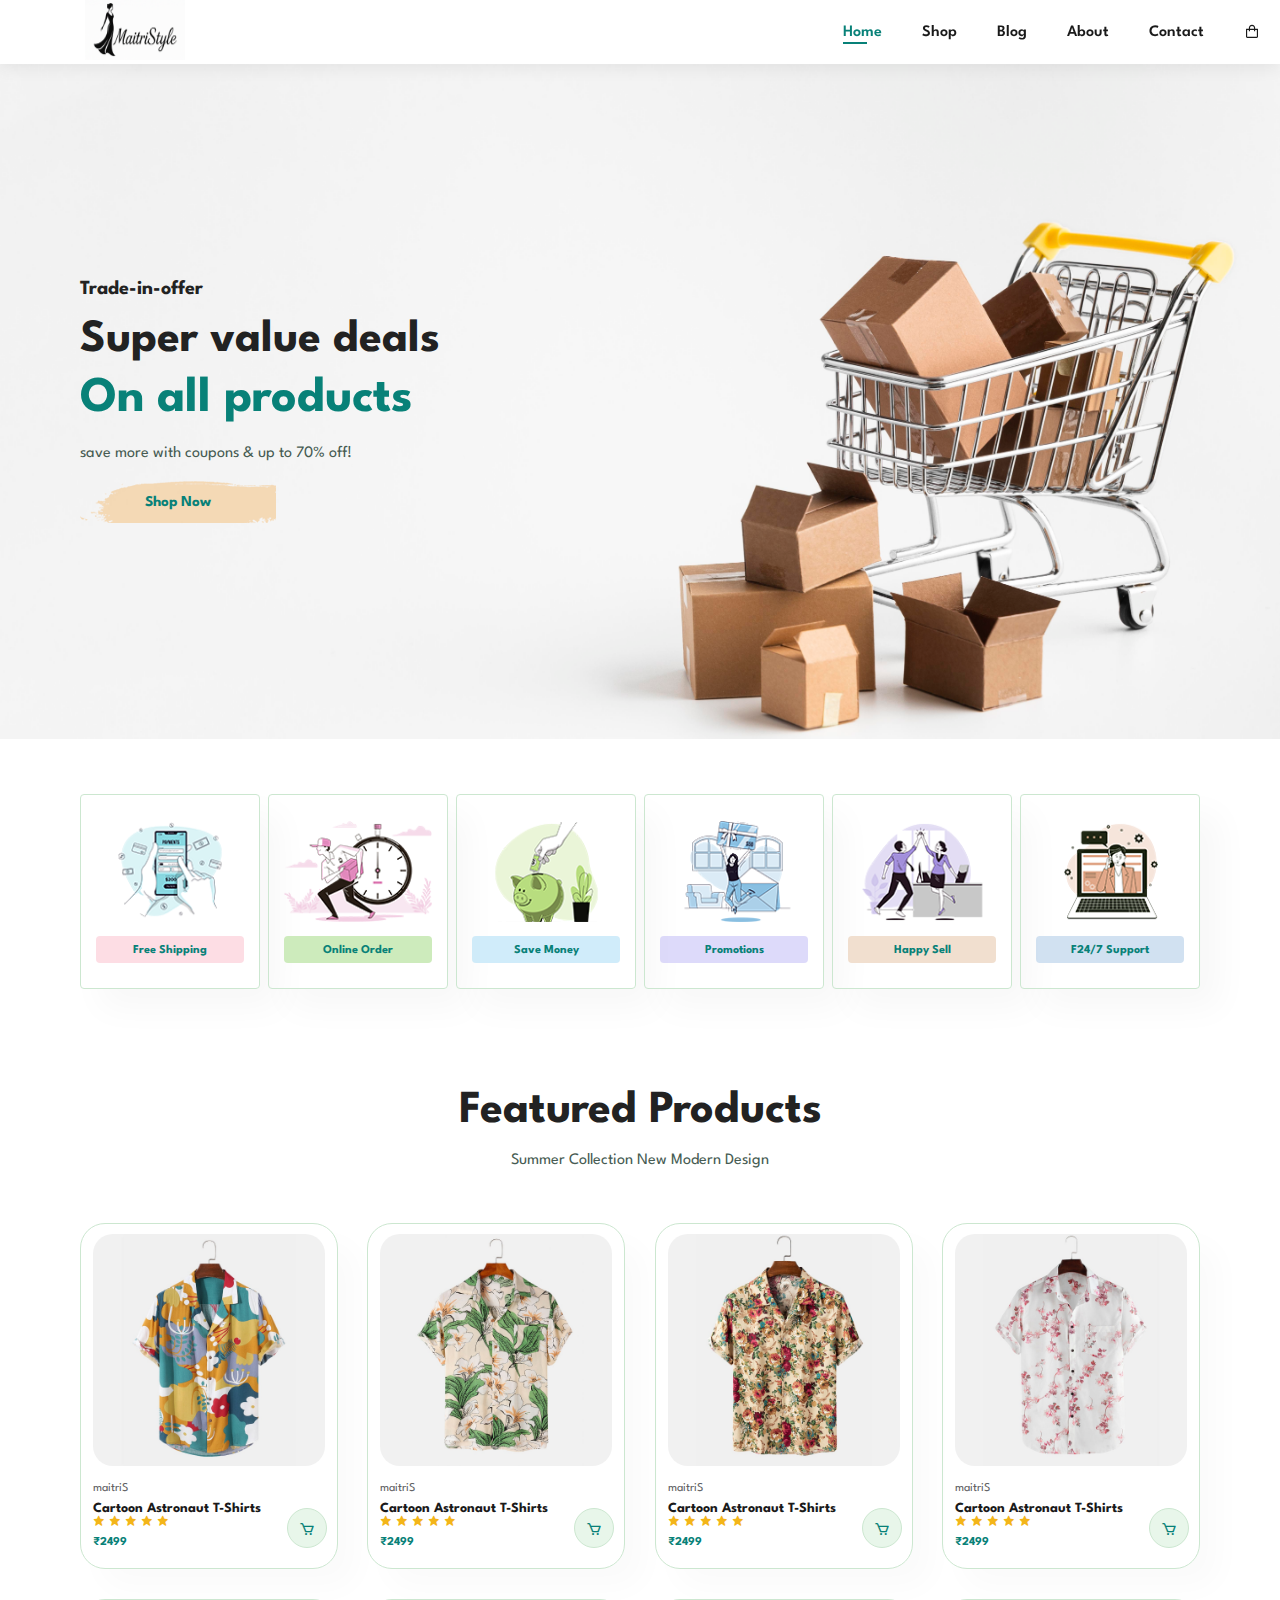
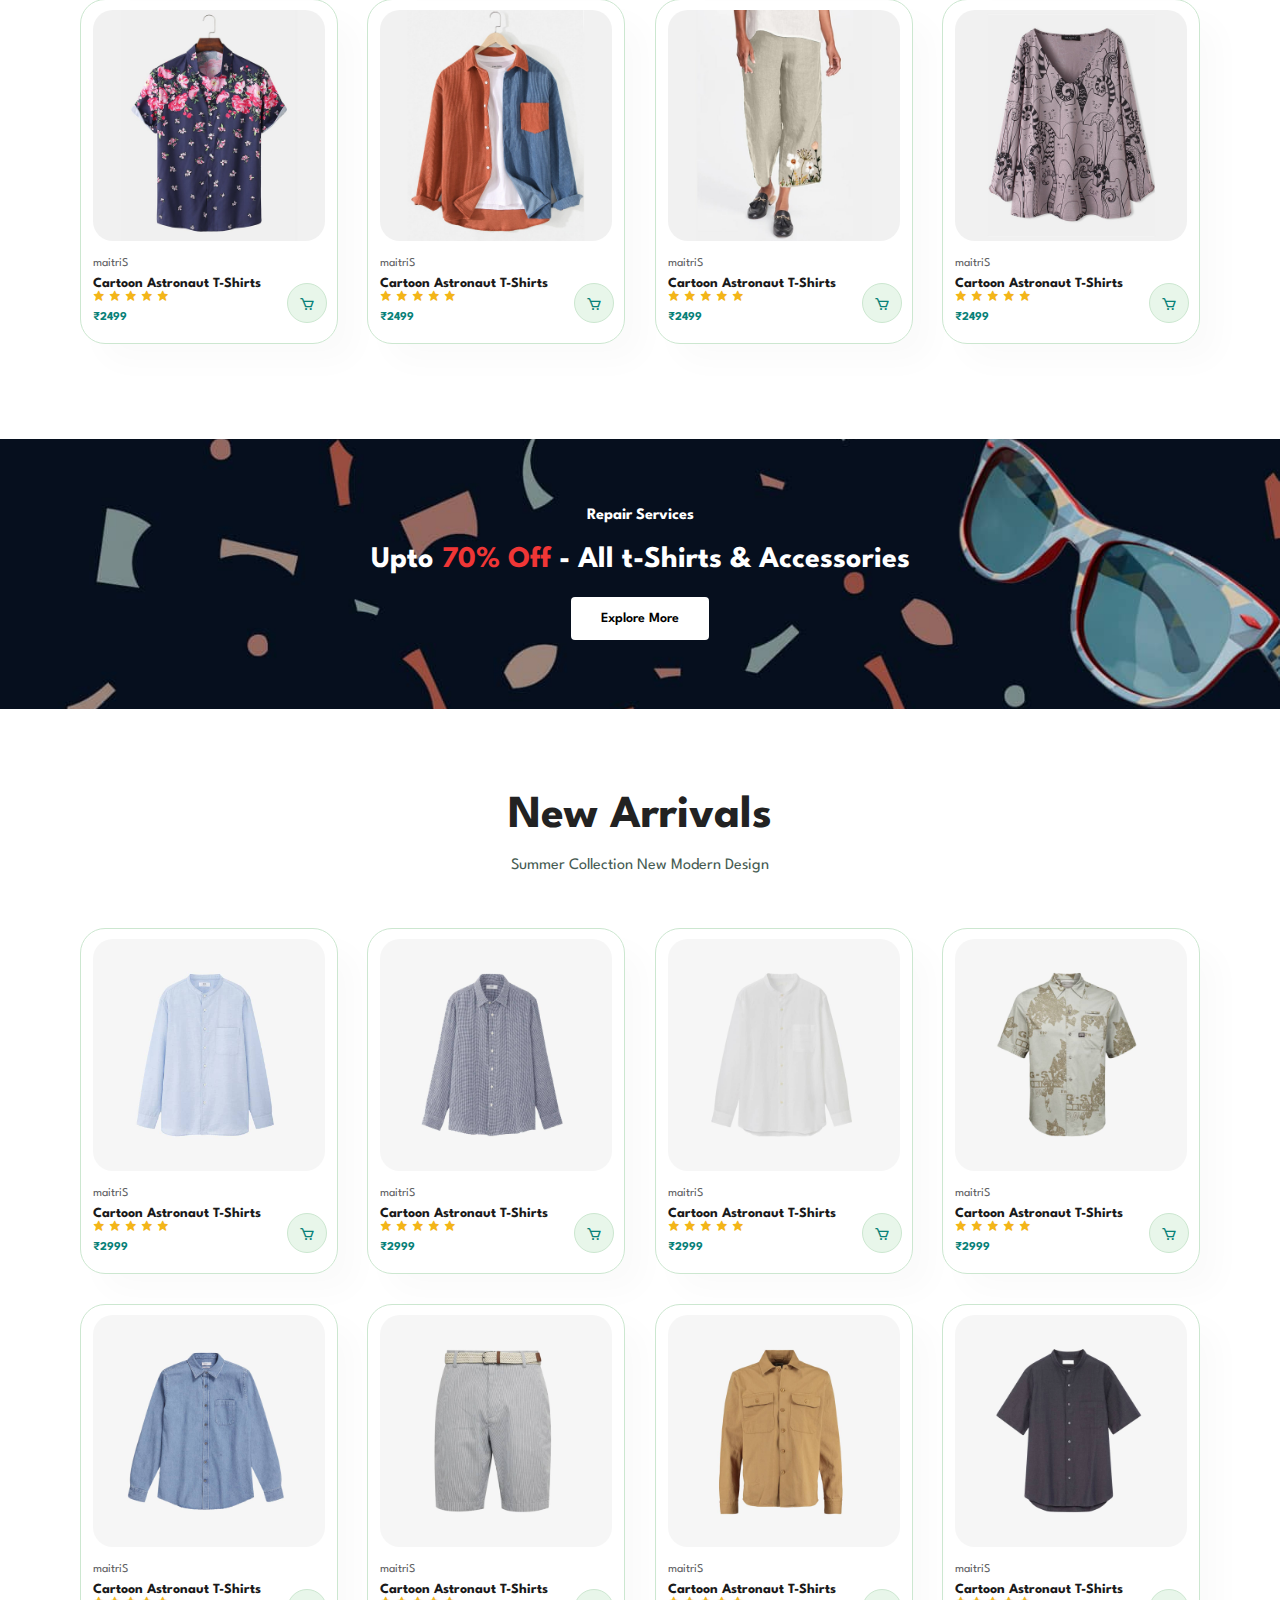
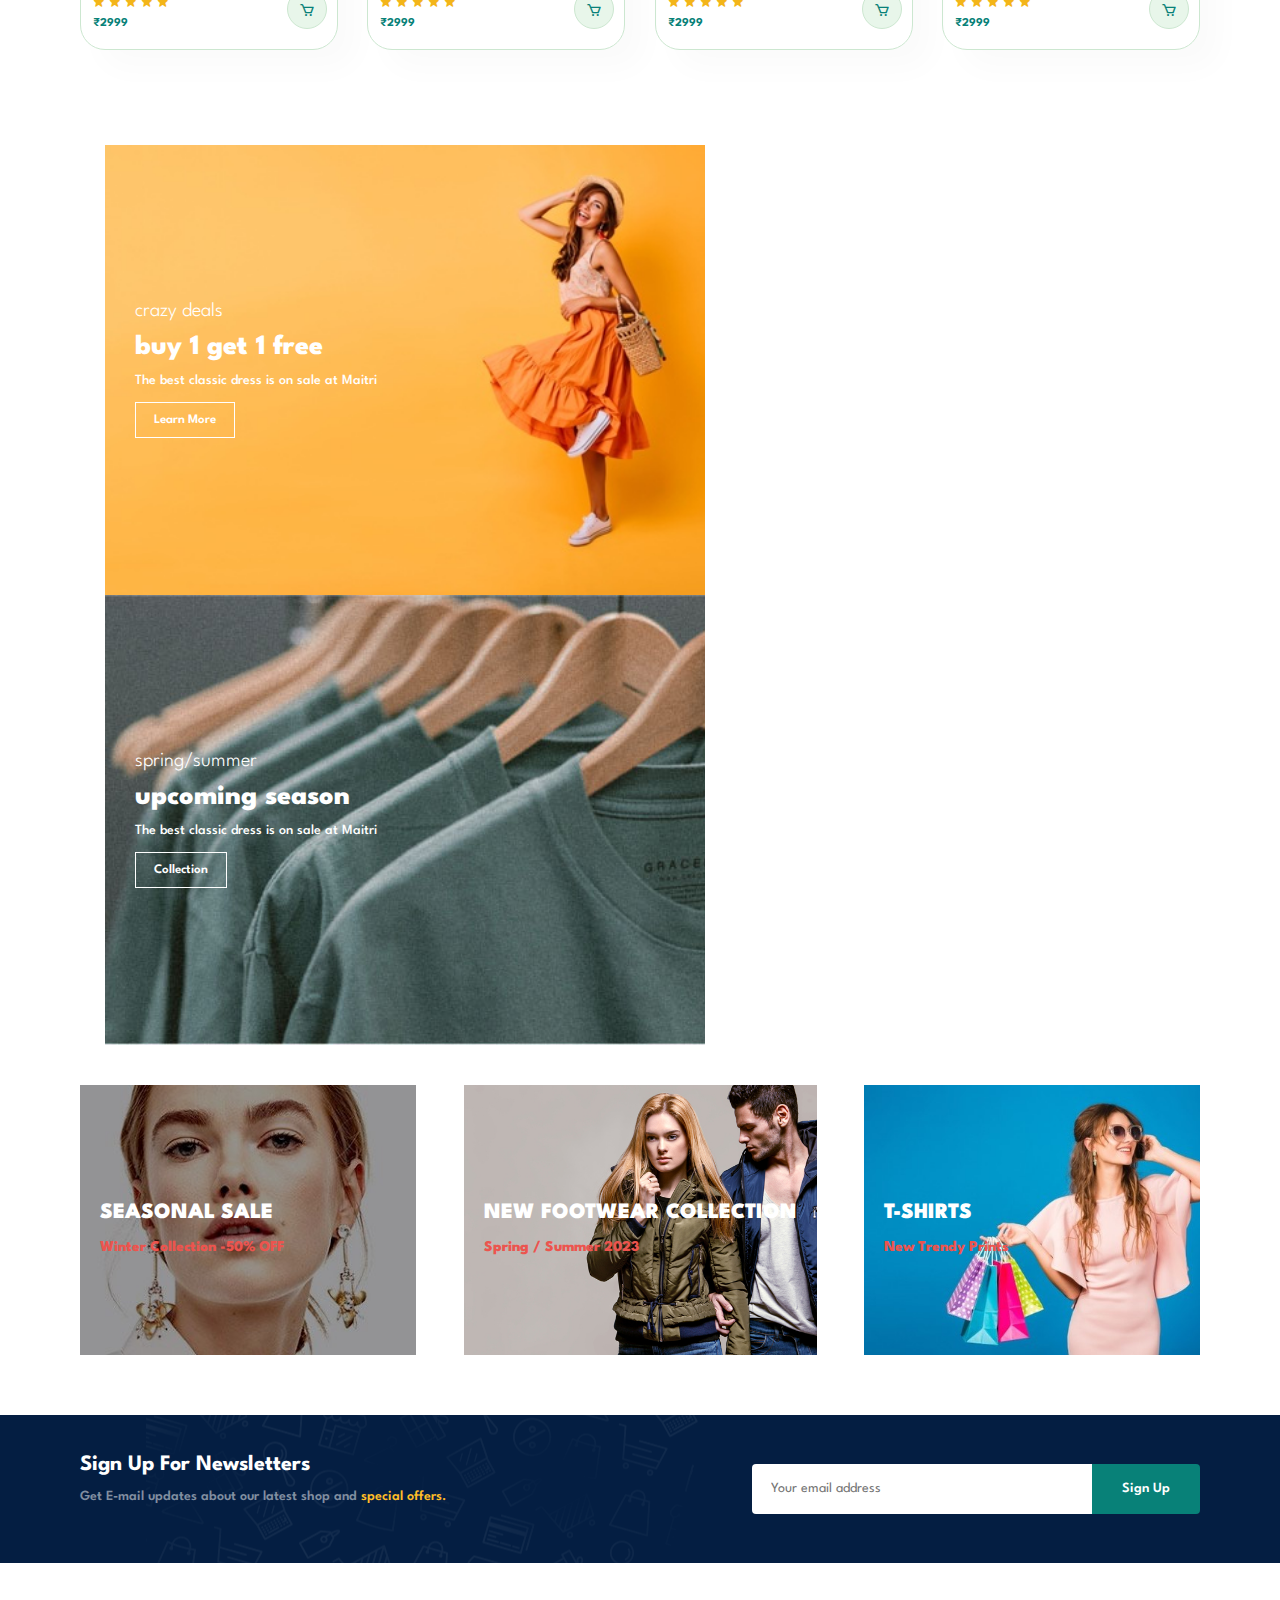
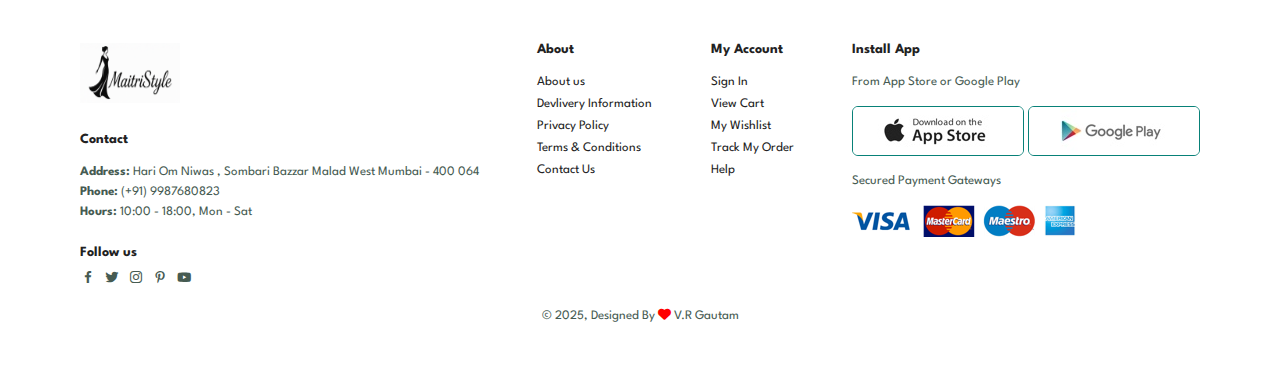
<file: index.html>
<!DOCTYPE html>
<html lang="en">
   
    <head>
        <meta charset="UTF-8">
        <meta http-equiv="X-UA-Compatible" content="IE=edge">
        <meta name="viewport" content="width=device-width, initial-scale=1.0">
        <title>Maitri </title>
        <link rel="image" type="image/x-icon" href="./img/icon1.png">
        <link rel="stylesheet" href="https://cdn.jsdelivr.net/npm/boxicons@latest/css/boxicons.min.css">
        <link rel="stylesheet" href="https://cdnjs.cloudflare.com/ajax/libs/font-awesome/6.5.0/css/all.min.css">
        <link rel="stylesheet" href="style.css">
    </head>

    <body>
        <section id="header">
            <a href="#"><img src="img/logo.png" class="logo" alt=""></a>

            <div>
                <ul id="navbar">
                    <li><a class="active" href="index.html">Home</a></li>
                    <li><a href="shop.html">Shop</a></li>
                    <li><a href="blog.html">Blog</a></li>
                    <li><a href="about.html">About</a></li>
                    <li><a href="contact.html">Contact</a></li>
                    <li id="lg-bag"><a href="cart.html"><i class='bx bx-shopping-bag' ></i></a></li>
                    <a href="#" id="close"><i class='bx bx-x'></i></a>
                </ul>
            </div>
            <div id="mobile">
                <a href="cart.html"><i class='bx bx-shopping-bag' ></i></a>
                <i id="bar" class='bx bx-menu'></i>
            </div>
        </section>

        <section id="main">
            <h4>Trade-in-offer</h4>
            <h2>Super value deals</h2>
            <h1>On all products</h1>
            <p>save more with coupons & up to 70% off!</p>
            <button class="btn">Shop Now</button>
        </section> 

        <section id="feature" class="section-p1">
            <div class="fe-box">
                <img src="img/features/f1.png" alt="">
                <h6>Free Shipping</h6>
            </div>
            <div class="fe-box">
                <img src="img/features/f2.png" alt="">
                <h6>Online Order</h6>
            </div>
            <div class="fe-box">
                <img src="img/features/f3.png" alt="">
                <h6>Save Money</h6>
            </div>
            <div class="fe-box">
                <img src="img/features/f4.png" alt="">
                <h6>Promotions</h6>
            </div>
            <div class="fe-box">
                <img src="img/features/f5.png" alt="">
                <h6>Happy Sell</h6>
            </div>
            <div class="fe-box">
                <img src="img/features/f6.png" alt="">
                <h6>F24/7 Support</h6>
            </div>
        </section>

        <section id="product1" class="section-p1">
            <h2>Featured Products</h2>
            <p>Summer Collection New Modern Design</p>
            <div class="pro-container">
                <div class="pro">
                    <img class="shirt" src="img/products/f1.jpg" alt="">
                    <div class="des">
                        <span>maitriS</span>
                        <h5>Cartoon Astronaut T-Shirts</h5>
                        <div class="star">
                            <i class='bx bxs-star' ></i>
                            <i class='bx bxs-star' ></i>
                            <i class='bx bxs-star' ></i>
                            <i class='bx bxs-star' ></i>
                            <i class='bx bxs-star' ></i>
                        </div>
                        <h4>₹2499</h4>
                    </div>
                    <a href="#"><i class='bx bx-cart cart' ></i></a>
                </div>
                <div class="pro">
                    <img class="shirt" src="img/products/f2.jpg" alt="">
                    <div class="des">
                        <span>maitriS</span>
                        <h5>Cartoon Astronaut T-Shirts</h5>
                        <div class="star">
                            <i class='bx bxs-star' ></i>
                            <i class='bx bxs-star' ></i>
                            <i class='bx bxs-star' ></i>
                            <i class='bx bxs-star' ></i>
                            <i class='bx bxs-star' ></i>
                        </div>
                        <h4>₹2499</h4>
                    </div>
                    <a href="#"><i class='bx bx-cart cart' ></i></a>
                </div>
                <div class="pro">
                    <img class="shirt" src="img/products/f3.jpg" alt="">
                    <div class="des">
                        <span>maitriS</span>
                        <h5>Cartoon Astronaut T-Shirts</h5>
                        <div class="star">
                            <i class='bx bxs-star' ></i>
                            <i class='bx bxs-star' ></i>
                            <i class='bx bxs-star' ></i>
                            <i class='bx bxs-star' ></i>
                            <i class='bx bxs-star' ></i>
                        </div>
                        <h4>₹2499</h4>
                    </div>
                    <a href="#"><i class='bx bx-cart cart' ></i></a>
                </div>
                <div class="pro">
                    <img class="shirt" src="img/products/f4.jpg" alt="">
                    <div class="des">
                        <span>maitriS</span>
                        <h5>Cartoon Astronaut T-Shirts</h5>
                        <div class="star">
                            <i class='bx bxs-star' ></i>
                            <i class='bx bxs-star' ></i>
                            <i class='bx bxs-star' ></i>
                            <i class='bx bxs-star' ></i>
                            <i class='bx bxs-star' ></i>
                        </div>
                        <h4>₹2499</h4>
                    </div>
                    <a href="#"><i class='bx bx-cart cart' ></i></a>
                </div>
                <div class="pro">
                    <img class="shirt" src="img/products/f5.jpg" alt="">
                    <div class="des">
                        <span>maitriS</span>
                        <h5>Cartoon Astronaut T-Shirts</h5>
                        <div class="star">
                            <i class='bx bxs-star' ></i>
                            <i class='bx bxs-star' ></i>
                            <i class='bx bxs-star' ></i>
                            <i class='bx bxs-star' ></i>
                            <i class='bx bxs-star' ></i>
                        </div>
                        <h4>₹2499</h4>
                    </div>
                    <a href="#"><i class='bx bx-cart cart' ></i></a>
                </div>
                <div class="pro">
                    <img class="shirt" src="img/products/f6.jpg" alt="">
                    <div class="des">
                        <span>maitriS</span>
                        <h5>Cartoon Astronaut T-Shirts</h5>
                        <div class="star">
                            <i class='bx bxs-star' ></i>
                            <i class='bx bxs-star' ></i>
                            <i class='bx bxs-star' ></i>
                            <i class='bx bxs-star' ></i>
                            <i class='bx bxs-star' ></i>
                        </div>
                        <h4>₹2499</h4>
                    </div>
                    <a href="#"><i class='bx bx-cart cart' ></i></a>
                </div>
                <div class="pro">
                    <img class="shirt" src="img/products/f7.jpg" alt="">
                    <div class="des">
                        <span>maitriS</span>
                        <h5>Cartoon Astronaut T-Shirts</h5>
                        <div class="star">
                            <i class='bx bxs-star' ></i>
                            <i class='bx bxs-star' ></i>
                            <i class='bx bxs-star' ></i>
                            <i class='bx bxs-star' ></i>
                            <i class='bx bxs-star' ></i>
                        </div>
                        <h4>₹2499</h4>
                    </div>
                    <a href="#"><i class='bx bx-cart cart' ></i></a>
                </div>
                <div class="pro">
                    <img class="shirt" src="img/products/f8.jpg" alt="">
                    <div class="des">
                        <span>maitriS</span>
                        <h5>Cartoon Astronaut T-Shirts</h5>
                        <div class="star">
                            <i class='bx bxs-star' ></i>
                            <i class='bx bxs-star' ></i>
                            <i class='bx bxs-star' ></i>
                            <i class='bx bxs-star' ></i>
                            <i class='bx bxs-star' ></i>
                        </div>
                        <h4>₹2499</h4>
                    </div>
                    <a href="#"><i class='bx bx-cart cart' ></i></a>
                </div>
            </div>
        </section>

        <section id="banner" class="section-m1">
            <h4>Repair Services</h4>
            <h2>Upto <span>70% Off</span> - All t-Shirts & Accessories</h2>
            <button class="normal">Explore More</button>
        </section>

        <section id="product1" class="section-p1">
            <h2>New Arrivals</h2>
            <p>Summer Collection New Modern Design</p>
            <div class="pro-container">
                <div class="pro">
                    <img class="shirt" src="img/products/n1.jpg" alt="">
                    <div class="des">
                        <span>maitriS</span>
                        <h5>Cartoon Astronaut T-Shirts</h5>
                        <div class="star">
                            <i class='bx bxs-star' ></i>
                            <i class='bx bxs-star' ></i>
                            <i class='bx bxs-star' ></i>
                            <i class='bx bxs-star' ></i>
                            <i class='bx bxs-star' ></i>
                        </div>
                        <h4>₹2999</h4>
                    </div>
                    <a href="#"><i class='bx bx-cart cart' ></i></a>
                </div>
                <div class="pro">
                    <img class="shirt" src="img/products/n2.jpg" alt="">
                    <div class="des">
                        <span>maitriS</span>
                        <h5>Cartoon Astronaut T-Shirts</h5>
                        <div class="star">
                            <i class='bx bxs-star' ></i>
                            <i class='bx bxs-star' ></i>
                            <i class='bx bxs-star' ></i>
                            <i class='bx bxs-star' ></i>
                            <i class='bx bxs-star' ></i>
                        </div>
                        <h4>₹2999</h4>
                    </div>
                    <a href="#"><i class='bx bx-cart cart' ></i></a>
                </div>
                <div class="pro">
                    <img class="shirt" src="img/products/n3.jpg" alt="">
                    <div class="des">
                        <span>maitriS</span>
                        <h5>Cartoon Astronaut T-Shirts</h5>
                        <div class="star">
                            <i class='bx bxs-star' ></i>
                            <i class='bx bxs-star' ></i>
                            <i class='bx bxs-star' ></i>
                            <i class='bx bxs-star' ></i>
                            <i class='bx bxs-star' ></i>
                        </div>
                        <h4>₹2999</h4>
                    </div>
                    <a href="#"><i class='bx bx-cart cart' ></i></a>
                </div>
                <div class="pro">
                    <img class="shirt" src="img/products/n4.jpg" alt="">
                    <div class="des">
                        <span>maitriS</span>
                        <h5>Cartoon Astronaut T-Shirts</h5>
                        <div class="star">
                            <i class='bx bxs-star' ></i>
                            <i class='bx bxs-star' ></i>
                            <i class='bx bxs-star' ></i>
                            <i class='bx bxs-star' ></i>
                            <i class='bx bxs-star' ></i>
                        </div>
                        <h4>₹2999</h4>
                    </div>
                    <a href="#"><i class='bx bx-cart cart' ></i></a>
                </div>
                <div class="pro">
                    <img class="shirt" src="img/products/n5.jpg" alt="">
                    <div class="des">
                        <span>maitriS</span>
                        <h5>Cartoon Astronaut T-Shirts</h5>
                        <div class="star">
                            <i class='bx bxs-star' ></i>
                            <i class='bx bxs-star' ></i>
                            <i class='bx bxs-star' ></i>
                            <i class='bx bxs-star' ></i>
                            <i class='bx bxs-star' ></i>
                        </div>
                        <h4>₹2999</h4>
                    </div>
                    <a href="#"><i class='bx bx-cart cart' ></i></a>
                </div>
                <div class="pro">
                    <img class="shirt" src="img/products/n6.jpg" alt="">
                    <div class="des">
                        <span>maitriS</span>
                        <h5>Cartoon Astronaut T-Shirts</h5>
                        <div class="star">
                            <i class='bx bxs-star' ></i>
                            <i class='bx bxs-star' ></i>
                            <i class='bx bxs-star' ></i>
                            <i class='bx bxs-star' ></i>
                            <i class='bx bxs-star' ></i>
                        </div>
                        <h4>₹2999</h4>
                    </div>
                    <a href="#"><i class='bx bx-cart cart' ></i></a>
                </div>
                <div class="pro">
                    <img class="shirt" src="img/products/n7.jpg" alt="">
                    <div class="des">
                        <span>maitriS</span>
                        <h5>Cartoon Astronaut T-Shirts</h5>
                        <div class="star">
                            <i class='bx bxs-star' ></i>
                            <i class='bx bxs-star' ></i>
                            <i class='bx bxs-star' ></i>
                            <i class='bx bxs-star' ></i>
                            <i class='bx bxs-star' ></i>
                        </div>
                        <h4>₹2999</h4>
                    </div>
                    <a href="#"><i class='bx bx-cart cart' ></i></a>
                </div>
                <div class="pro">
                    <img class="shirt" src="img/products/n8.jpg" alt="">
                    <div class="des">
                        <span>maitriS</span>
                        <h5>Cartoon Astronaut T-Shirts</h5>
                        <div class="star">
                            <i class='bx bxs-star' ></i>
                            <i class='bx bxs-star' ></i>
                            <i class='bx bxs-star' ></i>
                            <i class='bx bxs-star' ></i>
                            <i class='bx bxs-star' ></i>
                        </div>
                        <h4>₹2999</h4>
                    </div>
                    <a href="#"><i class='bx bx-cart cart' ></i></a>
                </div>
            </div>
        </section>

        <section id="sm-banner" class="section-p1">
            <div class="banner-box">
                <h4>crazy deals</h4>
                <h2>buy 1 get 1 free</h2>
                <span>The best classic dress is on sale at Maitri </span>
                <button class="white">Learn More</button>
            </div>
            <div class="banner-box banner-box2">
                <h4>spring/summer</h4>
                <h2>upcoming season</h2>
                <span>The best classic dress is on sale at Maitri </span>
                <button class="white">Collection</button>
            </div>
        </section>

        <section id="banner3">
            <div class="banner-box">
                <h2>SEASONAL SALE</h2>
                <h3>Winter Collection -50% OFF</h3>
            </div>
            <div class="banner-box banner-box2">
                <h2>NEW FOOTWEAR COLLECTION</h2>
                <h3>Spring / Summer 2023</h3>
            </div>
            <div class="banner-box banner-box3">
                <h2>T-SHIRTS</h2>
                <h3>New Trendy Prints</h3>
            </div>
        </section>

        <section id="newsletter" class="section-p1 section-m1">
            <div class="newstext">
                <h4>Sign Up For Newsletters</h4>
                <p>Get E-mail updates about our latest shop and <span>special offers.</span></p>
            </div>
            <div class="form">
                <input type="text" placeholder="Your email address">
                <button class="normal">Sign Up</button>
            </div>
        </section>

        <footer class="section-p1">
            <div class="col">
                <img class="logo" src="./img/logo.png" alt="">
                <h4>Contact</h4>
                <p><strong>Address:</strong> Hari Om Niwas , Sombari Bazzar Malad West Mumbai - 400 064</p>
                <p><strong>Phone:</strong> (+91) 9987680823</p>
                <p><strong>Hours:</strong> 10:00 - 18:00, Mon - Sat</p>
                <div class="follow">
                    <h4>Follow us</h4>
                    <div class="icon">
                        <i class='bx bxl-facebook'></i>
                        <i class='bx bxl-twitter' ></i>
                        <i class='bx bxl-instagram' ></i>
                        <i class='bx bxl-pinterest-alt' ></i>
                        <i class='bx bxl-youtube' ></i>
                    </div>
                </div>
            </div>

            <div class="col">
                <h4>About</h4>
                <a href="#">About us</a>
                <a href="#">Devlivery Information</a>
                <a href="#">Privacy Policy</a>
                <a href="#">Terms & Conditions</a>
                <a href="#">Contact Us</a>
            </div>

            <div class="col">
                <h4>My Account</h4>
                <a href="#">Sign In</a>
                <a href="#">View Cart</a>
                <a href="#">My Wishlist</a>
                <a href="#">Track My Order</a>
                <a href="#">Help</a>
            </div>

            <div class="col install">
                <h4>Install App</h4>
                <p>From App Store or Google Play</p>
                <div class="row">
                    <img src="./img/pay/app.jpg" alt="">
                    <img src="./img/pay/play.jpg" alt="">
                </div>
                <p>Secured Payment Gateways</p>
                <img src="./img/pay/pay.png" alt="">
            </div>

            <div class="copyright">
                <p>© 2025, Designed By <i class="fa fa-heart" style="color: red;"></i> V.R Gautam</p>
            </div>
        </footer>

        <script src="script.js"></script>
    </body>
</html>
</file>
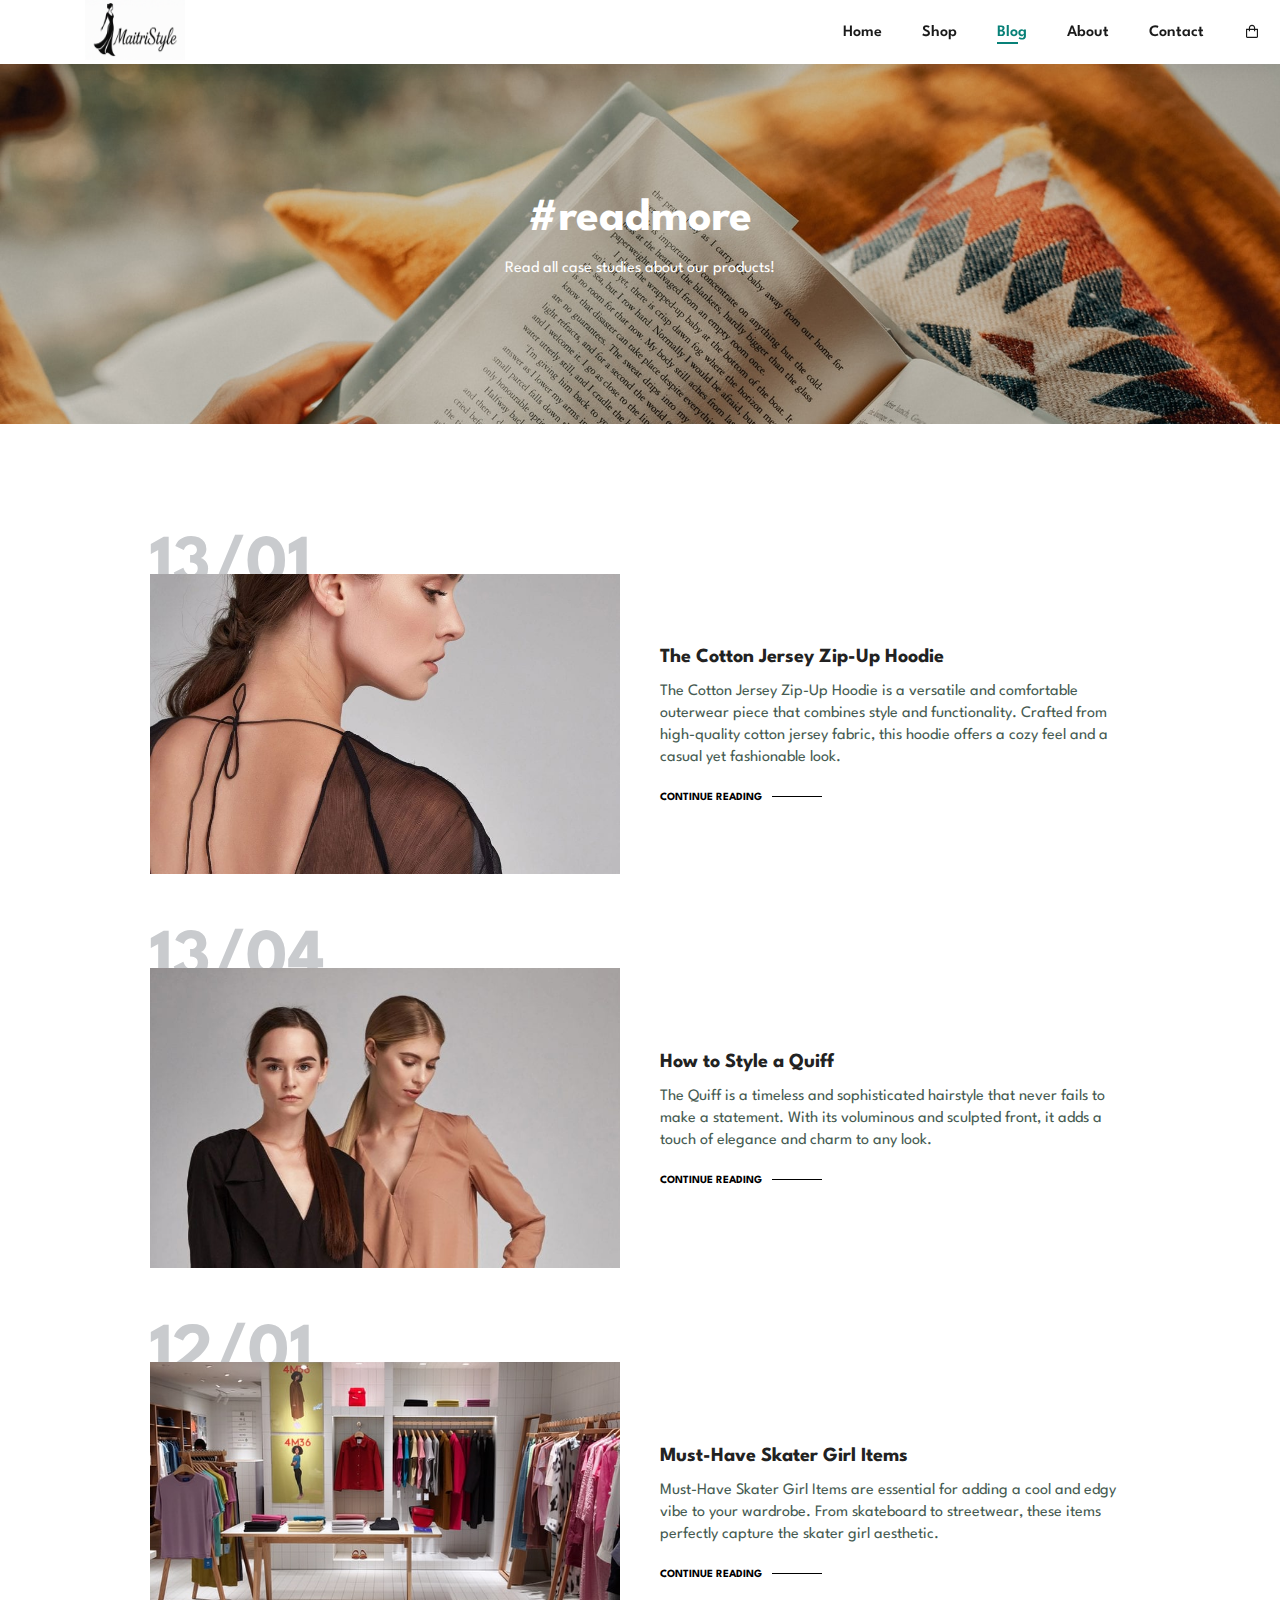
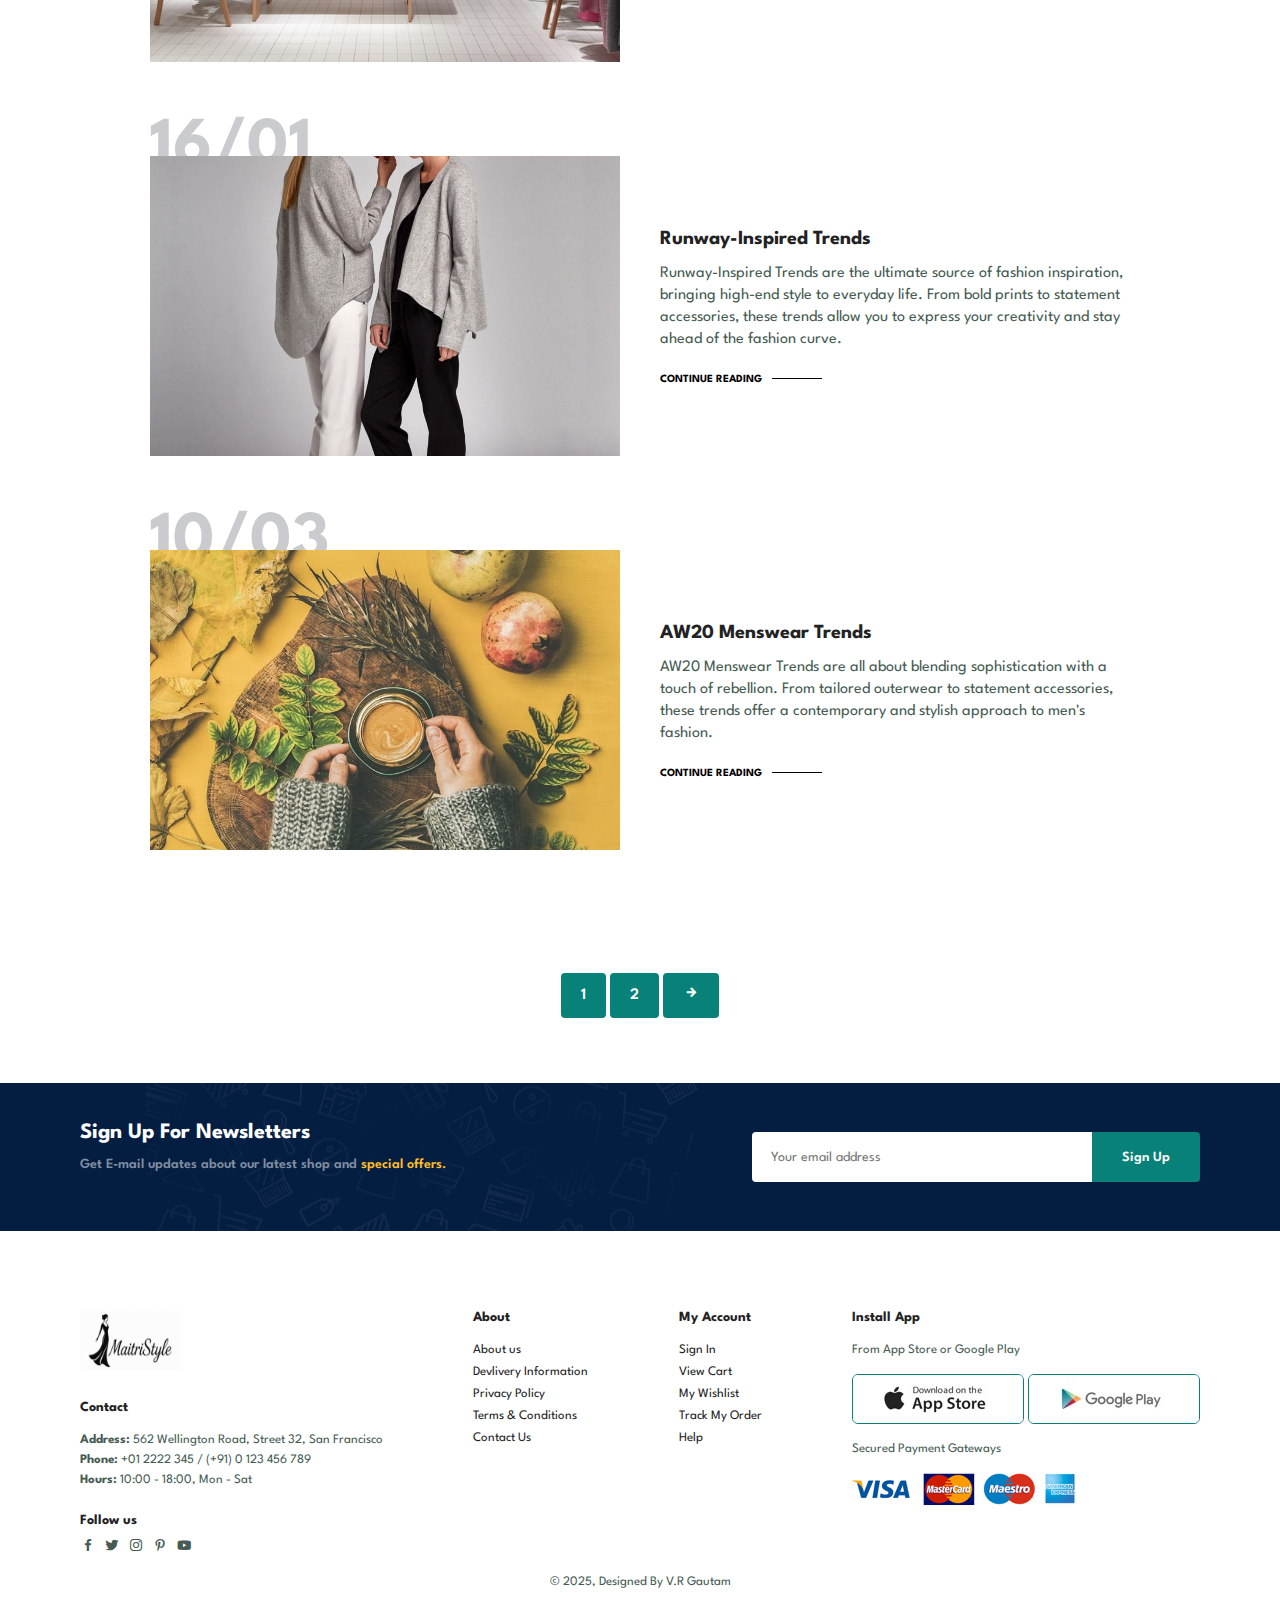
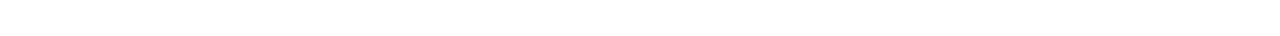
<file: blog.html>
<!DOCTYPE html>
<html lang="en">

    <head>
        <meta charset="UTF-8">
        <meta http-equiv="X-UA-Compatible" content="IE=edge">
        <meta name="viewport" content="width=device-width, initial-scale=1.0">
        <title>Maitri </title>
        <link rel="image" type="image/x-icon" href="./img/icon1.png">
        <link rel="stylesheet" href="https://cdn.jsdelivr.net/npm/boxicons@latest/css/boxicons.min.css">
        <link rel="stylesheet" href="style.css">
    </head>

    <body>
        <section id="header">
            <a href="#"><img src="img/logo.png" class="logo" alt=""></a>

            <div>
                <ul id="navbar">
                    <li><a href="index.html">Home</a></li>
                    <li><a href="shop.html">Shop</a></li>
                    <li><a class="active" href="blog.html">Blog</a></li>
                    <li><a href="about.html">About</a></li>
                    <li><a href="contact.html">Contact</a></li>
                    <li id="lg-bag"><a href="cart.html"><i class='bx bx-shopping-bag' ></i></a></li>
                    <a href="#" id="close"><i class='bx bx-x'></i></a>
                </ul>
            </div>
            <div id="mobile">
                <a href="cart.html"><i class='bx bx-shopping-bag' ></i></a>
                <i id="bar" class='bx bx-menu'></i>
            </div>
        </section>

        <section id="page-header" class="blog-header">
            <h2>#readmore</h2>
            <p>Read all case studies about our products!</p>
        </section> 

        <section id="blog">
            <div class="blog-box">
                <div class="blog-img">
                    <img src="./img/blog/b1.jpg" alt="">
                </div>
                <div class="blog-details">
                    <h4>The Cotton Jersey Zip-Up Hoodie</h4>
                    <p>The Cotton Jersey Zip-Up Hoodie is a versatile and comfortable outerwear piece that combines style and functionality. Crafted from high-quality cotton jersey fabric, this hoodie offers a cozy feel and a casual yet fashionable look.</p>
                    <a href="#">CONTINUE READING</a>
                </div>
                <h1>13/01</h1>
            </div>
            <div class="blog-box">
                <div class="blog-img">
                    <img src="./img/blog/b2.jpg" alt="">
                </div>
                <div class="blog-details">
                    <h4>How to Style a Quiff</h4>
                    <p>The Quiff is a timeless and sophisticated hairstyle that never fails to make a statement. With its voluminous and sculpted front, it adds a touch of elegance and charm to any look.</p>
                    <a href="#">CONTINUE READING</a>
                </div>
                <h1>13/04</h1>
            </div>
            <div class="blog-box">
                <div class="blog-img">
                    <img src="./img/blog/b3.jpg" alt="">
                </div>
                <div class="blog-details">
                    <h4>Must-Have Skater Girl Items</h4>
                    <p>Must-Have Skater Girl Items are essential for adding a cool and edgy vibe to your wardrobe. From skateboard to streetwear, these items perfectly capture the skater girl aesthetic.</p>
                    <a href="#">CONTINUE READING</a>
                </div>
                <h1>12/01</h1>
            </div>
            <div class="blog-box">
                <div class="blog-img">
                    <img src="./img/blog/b4.jpg" alt="">
                </div>
                <div class="blog-details">
                    <h4>Runway-Inspired Trends</h4>
                    <p>Runway-Inspired Trends are the ultimate source of fashion inspiration, bringing high-end style to everyday life. From bold prints to statement accessories, these trends allow you to express your creativity and stay ahead of the fashion curve.</p>
                    <a href="#">CONTINUE READING</a>
                </div>
                <h1>16/01</h1>
            </div>
            <div class="blog-box">
                <div class="blog-img">
                    <img src="./img/blog/b6.jpg" alt="">
                </div>
                <div class="blog-details">
                    <h4>AW20 Menswear Trends</h4>
                    <p>AW20 Menswear Trends are all about blending sophistication with a touch of rebellion. From tailored outerwear to statement accessories, these trends offer a contemporary and stylish approach to men's fashion.</p>
                    <a href="#">CONTINUE READING</a>
                </div>
                <h1>10/03</h1>
            </div>
        </section>

        <section id="pagination" class="section-p1">
            <a href="#">1</a>
            <a href="#">2</a>
            <a href="#"><i class='bx bx-right-arrow-alt'></i></a>
        </section>

        <section id="newsletter" class="section-p1 section-m1">
            <div class="newstext">
                <h4>Sign Up For Newsletters</h4>
                <p>Get E-mail updates about our latest shop and <span>special offers.</span></p>
            </div>
            <div class="form">
                <input type="text" placeholder="Your email address">
                <button class="normal">Sign Up</button>
            </div>
        </section>

        <footer class="section-p1">
            <div class="col">
                <img class="logo" src="./img/logo.png" alt="">
                <h4>Contact</h4>
                <p><strong>Address:</strong> 562 Wellington Road, Street 32, San Francisco</p>
                <p><strong>Phone:</strong> +01 2222 345 / (+91) 0 123 456 789</p>
                <p><strong>Hours:</strong> 10:00 - 18:00, Mon - Sat</p>
                <div class="follow">
                    <h4>Follow us</h4>
                    <div class="icon">
                        <i class='bx bxl-facebook'></i>
                        <i class='bx bxl-twitter' ></i>
                        <i class='bx bxl-instagram' ></i>
                        <i class='bx bxl-pinterest-alt' ></i>
                        <i class='bx bxl-youtube' ></i>
                    </div>
                </div>
            </div>

            <div class="col">
                <h4>About</h4>
                <a href="#">About us</a>
                <a href="#">Devlivery Information</a>
                <a href="#">Privacy Policy</a>
                <a href="#">Terms & Conditions</a>
                <a href="#">Contact Us</a>
            </div>

            <div class="col">
                <h4>My Account</h4>
                <a href="#">Sign In</a>
                <a href="#">View Cart</a>
                <a href="#">My Wishlist</a>
                <a href="#">Track My Order</a>
                <a href="#">Help</a>
            </div>

            <div class="col install">
                <h4>Install App</h4>
                <p>From App Store or Google Play</p>
                <div class="row">
                    <img src="./img/pay/app.jpg" alt="">
                    <img src="./img/pay/play.jpg" alt="">
                </div>
                <p>Secured Payment Gateways</p>
                <img src="./img/pay/pay.png" alt="">
            </div>

            <div class="copyright">
                <p>© 2025, Designed By <i class="fa fa-heart" style="color: red;"></i> V.R Gautam</p>
            </div>
        </footer>

        <script src="script.js"></script>
    </body>
</html>
</file>
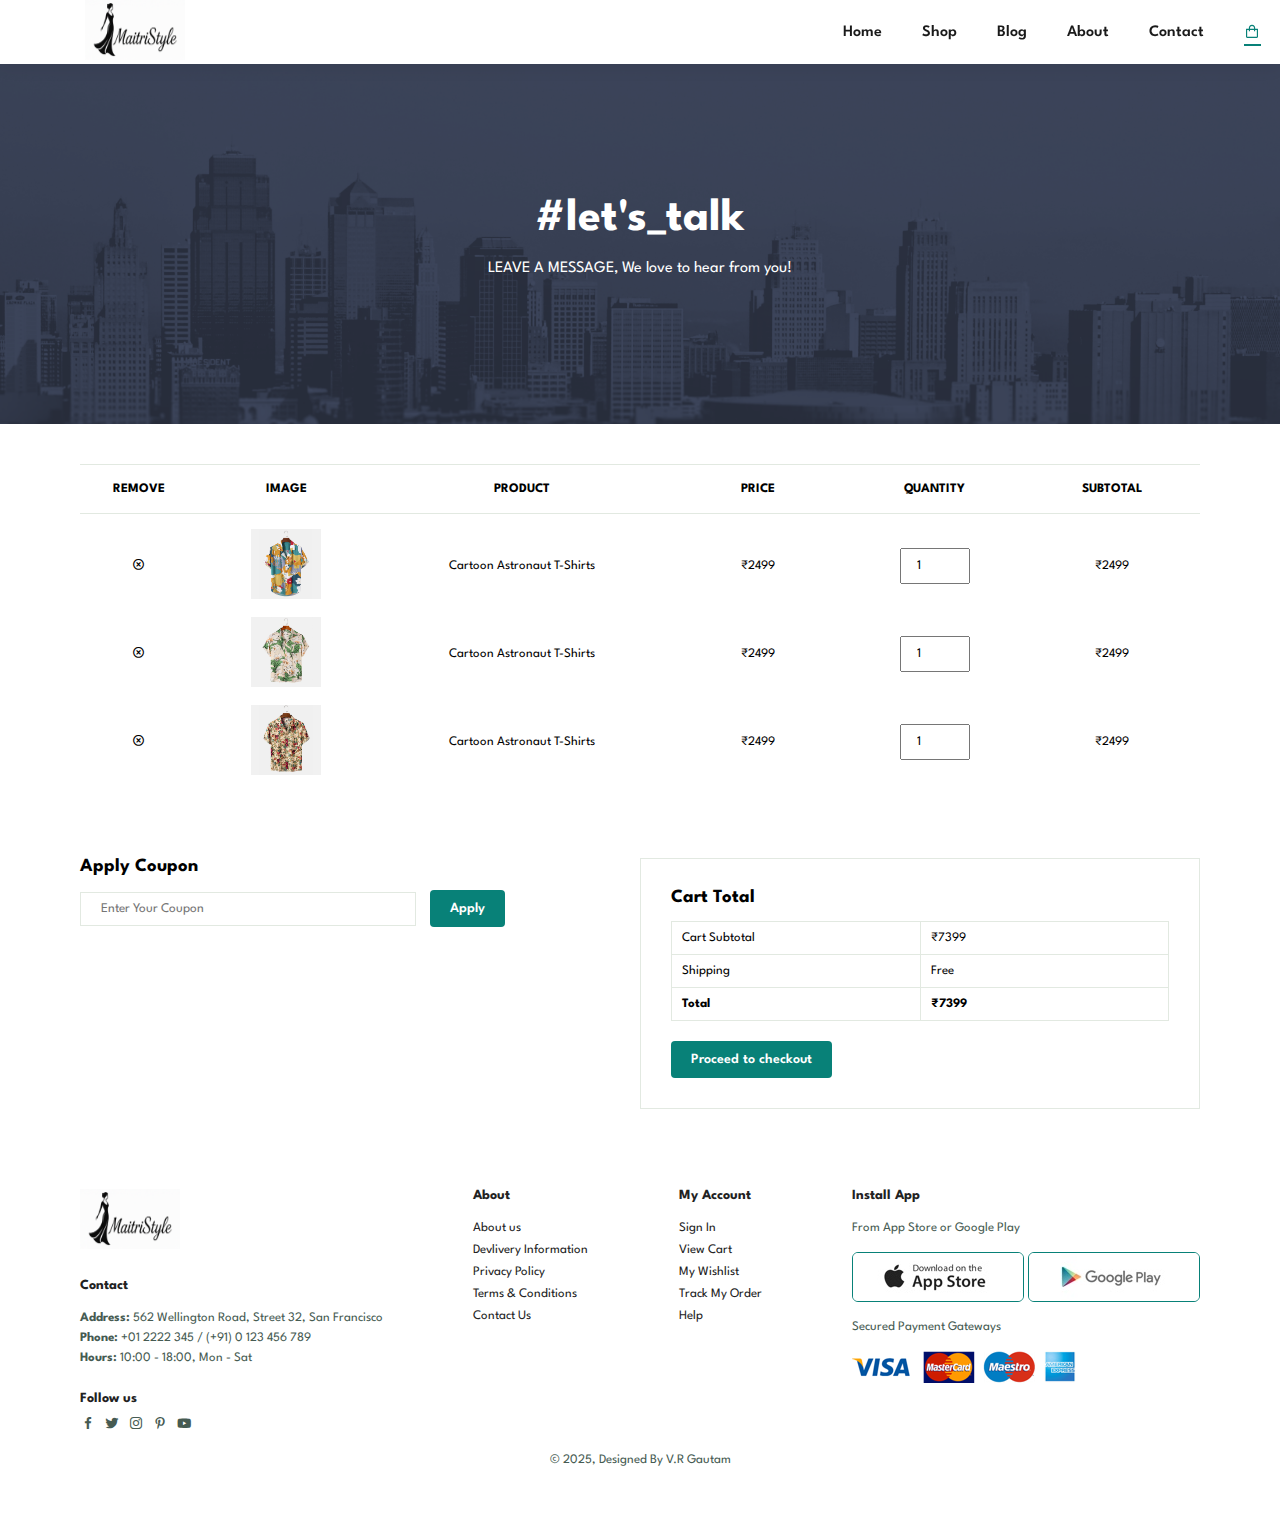
<file: cart.html>
<!DOCTYPE html>
<html lang="en">

    <head>
        <meta charset="UTF-8">
        <meta http-equiv="X-UA-Compatible" content="IE=edge">
        <meta name="viewport" content="width=device-width, initial-scale=1.0">
        <title>Maitri </title>
        <link rel="image" type="image/x-icon" href="./img/icon1.png">
        <link rel="stylesheet" href="https://cdn.jsdelivr.net/npm/boxicons@latest/css/boxicons.min.css">
        <link rel="stylesheet" href="style.css">
    </head>

    <body>
        <section id="header">
            <a href="#"><img src="img/logo.png" class="logo" alt=""></a>

            <div>
                <ul id="navbar">
                    <li><a href="index.html">Home</a></li>
                    <li><a href="shop.html">Shop</a></li>
                    <li><a href="blog.html">Blog</a></li>
                    <li><a href="about.html">About</a></li>
                    <li><a href="contact.html">Contact</a></li>
                    <li id="lg-bag"><a class="active" href="cart.html"><i class='bx bx-shopping-bag' ></i></a></li>
                    <a href="#" id="close"><i class='bx bx-x'></i></a>
                </ul>
            </div>
            <div id="mobile">
                <a href="cart.html"><i class='bx bx-shopping-bag' ></i></a>
                <i id="bar" class='bx bx-menu'></i>
            </div>
        </section>

        <section id="page-header" class="about-header">
            <h2>#let's_talk</h2>
            <p>LEAVE A MESSAGE, We love to hear from you!</p>
        </section>

        <section id="cart" class="section-p1">
            <table width="100%">
                <thead>
                    <tr>
                        <td>Remove</td>
                        <td>Image</td>
                        <td>Product</td>
                        <td>Price</td>
                        <td>Quantity</td>
                        <td>Subtotal</td>
                    </tr>
                </thead>
                <tbody>
                    <tr>
                        <td><i class='bx bx-x-circle'></i></td>
                        <td><img src="./img/products/f1.jpg" alt=""></td>
                        <td>Cartoon Astronaut T-Shirts</td>
                        <td>₹2499</td>
                        <td><input type="number" value="1"></td>
                        <td>₹2499</td>
                    </tr>
                    <tr>
                        <td><i class='bx bx-x-circle'></i></td>
                        <td><img src="./img/products/f2.jpg" alt=""></td>
                        <td>Cartoon Astronaut T-Shirts</td>
                        <td>₹2499</td>
                        <td><input type="number" value="1"></td>
                        <td>₹2499</td>
                    </tr>
                    <tr>
                        <td><i class='bx bx-x-circle'></i></td>
                        <td><img src="./img/products/f3.jpg" alt=""></td>
                        <td>Cartoon Astronaut T-Shirts</td>
                        <td>₹2499</td>
                        <td><input type="number" value="1"></td>
                        <td>₹2499</td>
                    </tr>
                </tbody>
            </table>
        </section>

        <section id="cart-add" class="section-p1">
            <div id="coupon">
                <h3>Apply Coupon</h3>
                <div>
                    <input type="text" placeholder="Enter Your Coupon">
                    <button class="normal">Apply</button>
                </div>
            </div>

            <div id="subtotal">
                <h3>Cart Total</h3>
                <table>
                    <tr>
                        <td>Cart Subtotal</td>
                        <td>₹7399</td>
                    </tr>
                    <tr>
                        <td>Shipping</td>
                        <td>Free</td>
                    </tr>
                    <tr>
                        <td><strong>Total</strong></td>
                        <td><strong>₹7399</strong></td>
                    </tr>
                </table>
                <button class="normal">Proceed to checkout</button>
            </div>
        </section>

        <footer class="section-p1">
            <div class="col">
                <img class="logo" src="./img/logo.png" alt="">
                <h4>Contact</h4>
                <p><strong>Address:</strong> 562 Wellington Road, Street 32, San Francisco</p>
                <p><strong>Phone:</strong> +01 2222 345 / (+91) 0 123 456 789</p>
                <p><strong>Hours:</strong> 10:00 - 18:00, Mon - Sat</p>
                <div class="follow">
                    <h4>Follow us</h4>
                    <div class="icon">
                        <i class='bx bxl-facebook'></i>
                        <i class='bx bxl-twitter' ></i>
                        <i class='bx bxl-instagram' ></i>
                        <i class='bx bxl-pinterest-alt' ></i>
                        <i class='bx bxl-youtube' ></i>
                    </div>
                </div>
            </div>

            <div class="col">
                <h4>About</h4>
                <a href="#">About us</a>
                <a href="#">Devlivery Information</a>
                <a href="#">Privacy Policy</a>
                <a href="#">Terms & Conditions</a>
                <a href="#">Contact Us</a>
            </div>

            <div class="col">
                <h4>My Account</h4>
                <a href="#">Sign In</a>
                <a href="#">View Cart</a>
                <a href="#">My Wishlist</a>
                <a href="#">Track My Order</a>
                <a href="#">Help</a>
            </div>

            <div class="col install">
                <h4>Install App</h4>
                <p>From App Store or Google Play</p>
                <div class="row">
                    <img src="./img/pay/app.jpg" alt="">
                    <img src="./img/pay/play.jpg" alt="">
                </div>
                <p>Secured Payment Gateways</p>
                <img src="./img/pay/pay.png" alt="">
            </div>

            <div class="copyright">
                <p>© 2025, Designed By <i class="fa fa-heart" style="color: red;"></i> V.R Gautam</p>
            </div>
        </footer>

        <script src="script.js"></script>
    </body>
</html>
</file>
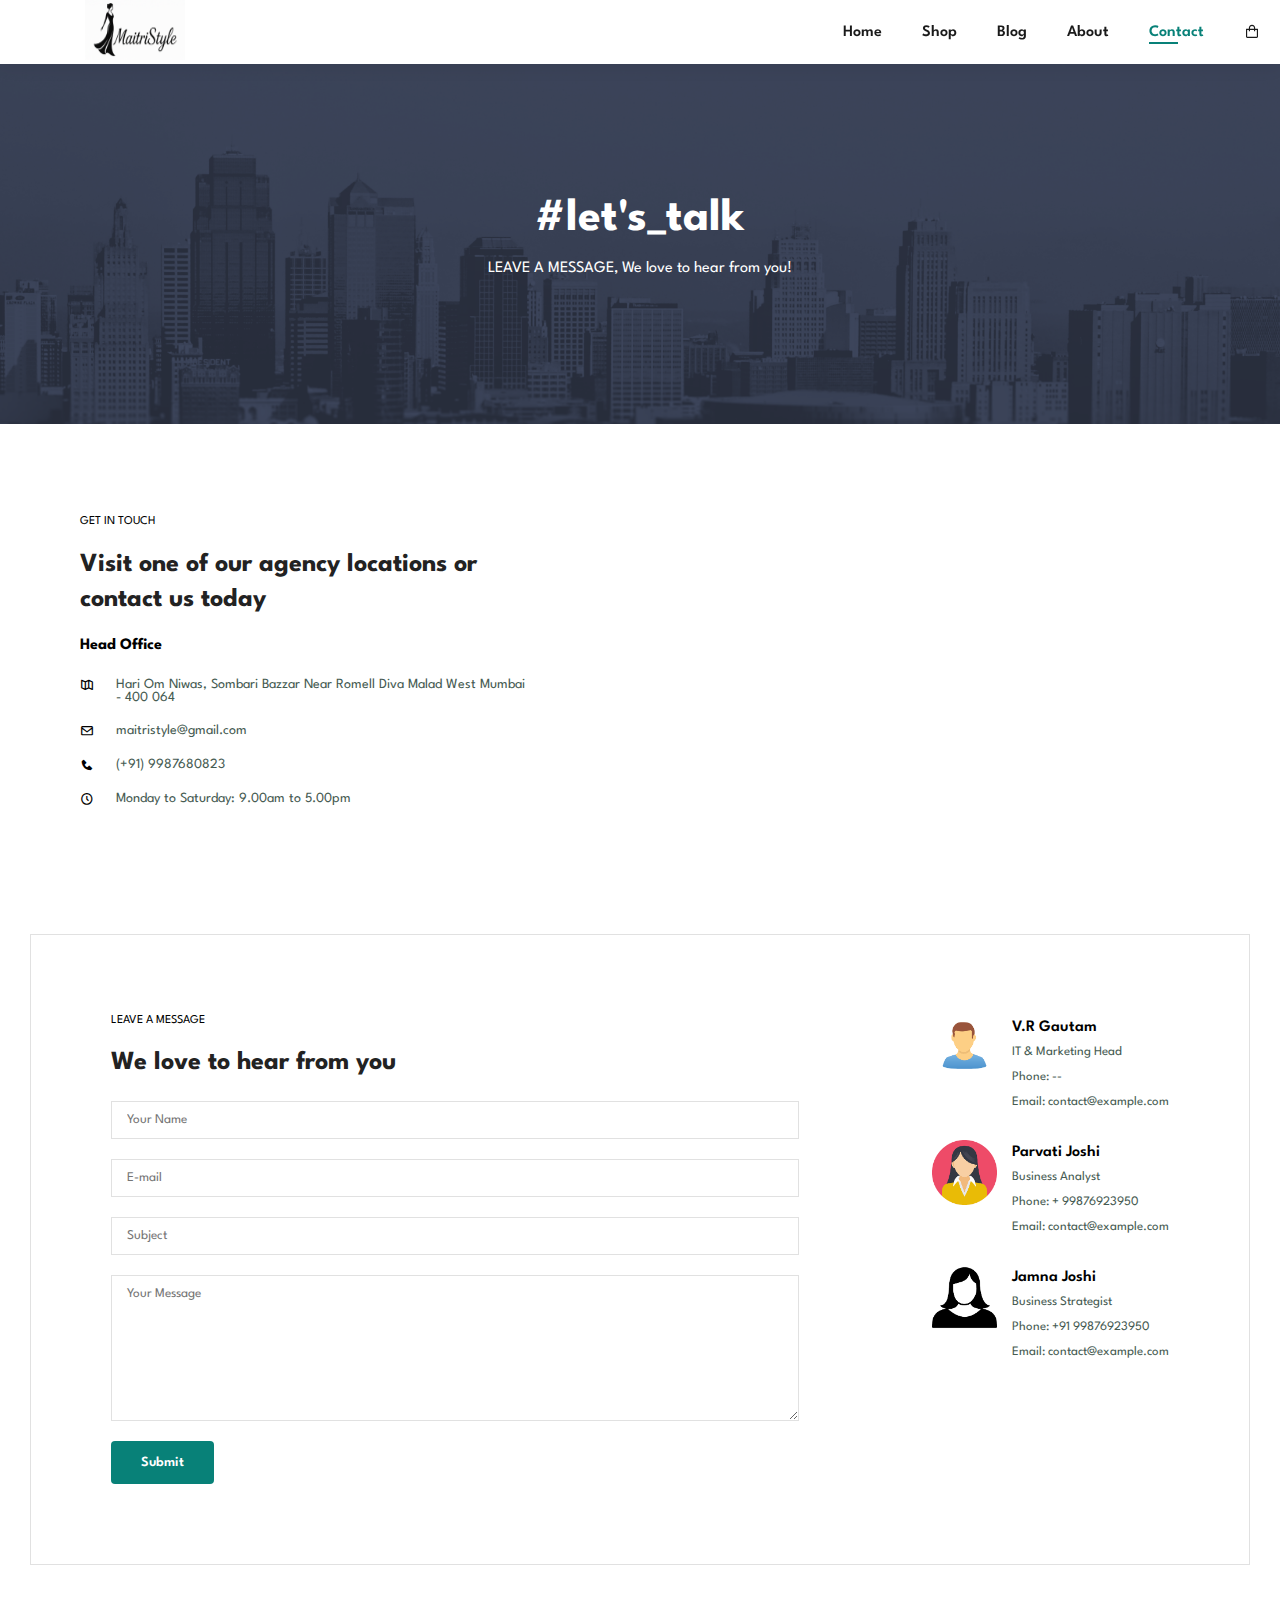
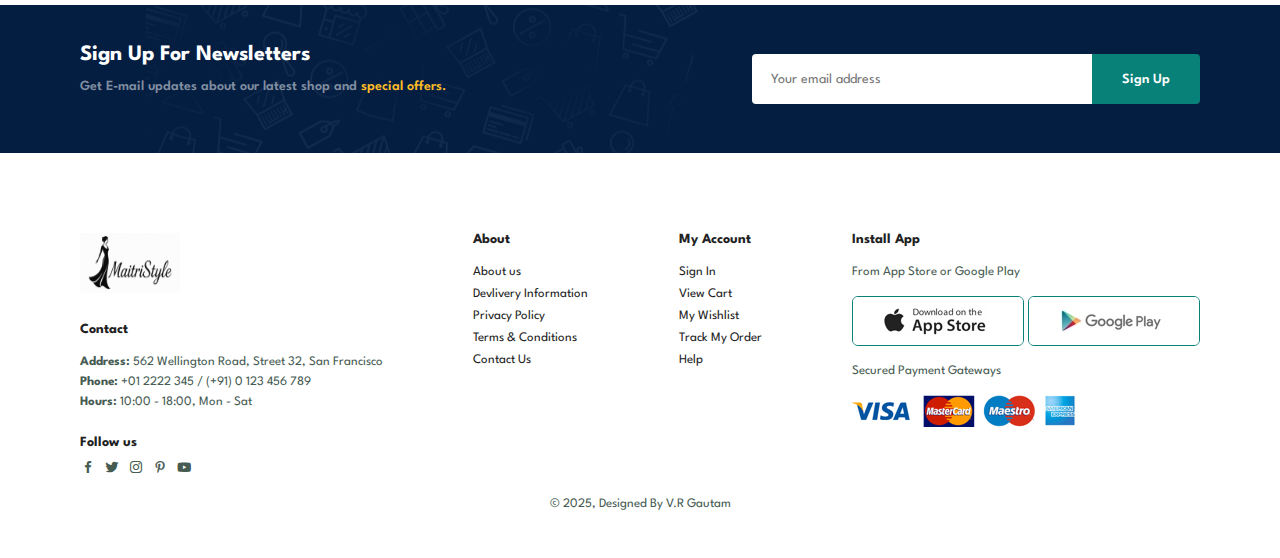
<file: contact.html>
<!DOCTYPE html>
<html lang="en">

    <head>
        <meta charset="UTF-8">
        <meta http-equiv="X-UA-Compatible" content="IE=edge">
        <meta name="viewport" content="width=device-width, initial-scale=1.0">
        <title>Maitri </title>
        <link rel="image" type="image/x-icon" href="./img/icon1.png">
        <link rel="stylesheet" href="https://cdn.jsdelivr.net/npm/boxicons@latest/css/boxicons.min.css">
        <link rel="stylesheet" href="style.css">
    </head>

    <body>
        <section id="header">
            <a href="#"><img src="img/logo.png" class="logo" alt=""></a>

            <div>
                <ul id="navbar">
                    <li><a href="index.html">Home</a></li>
                    <li><a href="shop.html">Shop</a></li>
                    <li><a href="blog.html">Blog</a></li>
                    <li><a href="about.html">About</a></li>
                    <li><a class="active" href="contact.html">Contact</a></li>
                    <li id="lg-bag"><a href="cart.html"><i class='bx bx-shopping-bag' ></i></a></li>
                    <a href="#" id="close"><i class='bx bx-x'></i></a>
                </ul>
            </div>
            <div id="mobile">
                <a href="cart.html"><i class='bx bx-shopping-bag' ></i></a>
                <i id="bar" class='bx bx-menu'></i>
            </div>
        </section>

        <section id="page-header" class="about-header">
            <h2>#let's_talk</h2>
            <p>LEAVE A MESSAGE, We love to hear from you!</p>
        </section>

        <section id="contact-details" class="section-p1">
            <div class="details">
                <span>GET IN TOUCH</span>
                <h2>Visit one of our agency locations or contact us today</h2>
                <h3>Head Office</h3>
                <div>
                    <li>
                        <i class='bx bx-map-alt'></i>
                        <p>Hari Om Niwas, Sombari Bazzar Near Romell Diva Malad West Mumbai - 400 064</p>
                    </li>
                    <li>
                        <i class='bx bx-envelope' ></i>
                        <p>maitristyle@gmail.com</p>
                    </li>
                    <li>
                        <i class='bx bxs-phone' ></i>
                        <p>(+91) 9987680823</p>
                    </li>
                    <li>
                        <i class='bx bx-time-five' ></i>
                        <p>Monday to Saturday: 9.00am to 5.00pm</p>
                    </li>
                </div>
            </div>

            <div class="map">
                <iframe src="https://www.google.com/maps/embed?pb=!1m18!1m12!1m3!1d639.8598153361864!2d72.83969750122861!3d19.181276916192477!2m3!1f0!2f0!3f0!3m2!1i1024!2i768!4f13.1!3m3!1m2!1s0x3be7b6fa78015d1b%3A0x95e49e5c3dddc2f8!2sRomell%20Diva!5e0!3m2!1sen!2sin!4v1744661158040!5m2!1sen!2sin" width="600" height="450" style="border:0;" allowfullscreen="" loading="lazy" referrerpolicy="no-referrer-when-downgrade"></iframe>
            </div>
        </section>

        <section id="form-details">
            <form action="">
                <span>LEAVE A MESSAGE</span>
                <h2>We love to hear from you</h2>
                <input type="text" placeholder="Your Name">
                <input type="text" placeholder="E-mail">
                <input type="text" placeholder="Subject">
                <textarea name="" id="" cols="30" rows="10" placeholder="Your Message"></textarea>
                <button class="normal">Submit</button>
            </form>

            <div class="people">
                <div>
                    <img src="./img/people/1.png" alt="">
                    <p><span>V.R Gautam</span> IT & Marketing Head <br> Phone: -- <br> Email: contact@example.com</p>
                </div>
                <div>
                    <img src="./img/people/2.png" alt="">
                    <p><span>Parvati Joshi</span> Business Analyst <br> Phone: + 99876923950 <br> Email: contact@example.com</p>
                </div>
                <div>
                    <img src="./img/people/3.png" alt="">
                    <p><span>Jamna Joshi</span> Business Strategist <br> Phone: +91 99876923950 <br> Email: contact@example.com</p>
                </div>
            </div>
        </section>

        <section id="newsletter" class="section-p1 section-m1">
            <div class="newstext">
                <h4>Sign Up For Newsletters</h4>
                <p>Get E-mail updates about our latest shop and <span>special offers.</span></p>
            </div>
            <div class="form">
                <input type="text" placeholder="Your email address">
                <button class="normal">Sign Up</button>
            </div>
        </section>

        <footer class="section-p1">
            <div class="col">
                <img class="logo" src="./img/logo.png" alt="">
                <h4>Contact</h4>
                <p><strong>Address:</strong> 562 Wellington Road, Street 32, San Francisco</p>
                <p><strong>Phone:</strong> +01 2222 345 / (+91) 0 123 456 789</p>
                <p><strong>Hours:</strong> 10:00 - 18:00, Mon - Sat</p>
                <div class="follow">
                    <h4>Follow us</h4>
                    <div class="icon">
                        <i class='bx bxl-facebook'></i>
                        <i class='bx bxl-twitter' ></i>
                        <i class='bx bxl-instagram' ></i>
                        <i class='bx bxl-pinterest-alt' ></i>
                        <i class='bx bxl-youtube' ></i>
                    </div>
                </div>
            </div>

            <div class="col">
                <h4>About</h4>
                <a href="#">About us</a>
                <a href="#">Devlivery Information</a>
                <a href="#">Privacy Policy</a>
                <a href="#">Terms & Conditions</a>
                <a href="#">Contact Us</a>
            </div>

            <div class="col">
                <h4>My Account</h4>
                <a href="#">Sign In</a>
                <a href="#">View Cart</a>
                <a href="#">My Wishlist</a>
                <a href="#">Track My Order</a>
                <a href="#">Help</a>
            </div>

            <div class="col install">
                <h4>Install App</h4>
                <p>From App Store or Google Play</p>
                <div class="row">
                    <img src="./img/pay/app.jpg" alt="">
                    <img src="./img/pay/play.jpg" alt="">
                </div>
                <p>Secured Payment Gateways</p>
                <img src="./img/pay/pay.png" alt="">
            </div>

            <div class="copyright">
                <p>© 2025, Designed By <i class="fa fa-heart" style="color: red;"></i> V.R Gautam</p>
            </div>
        </footer>

        <script src="script.js"></script>
    </body>
</html>
</file>
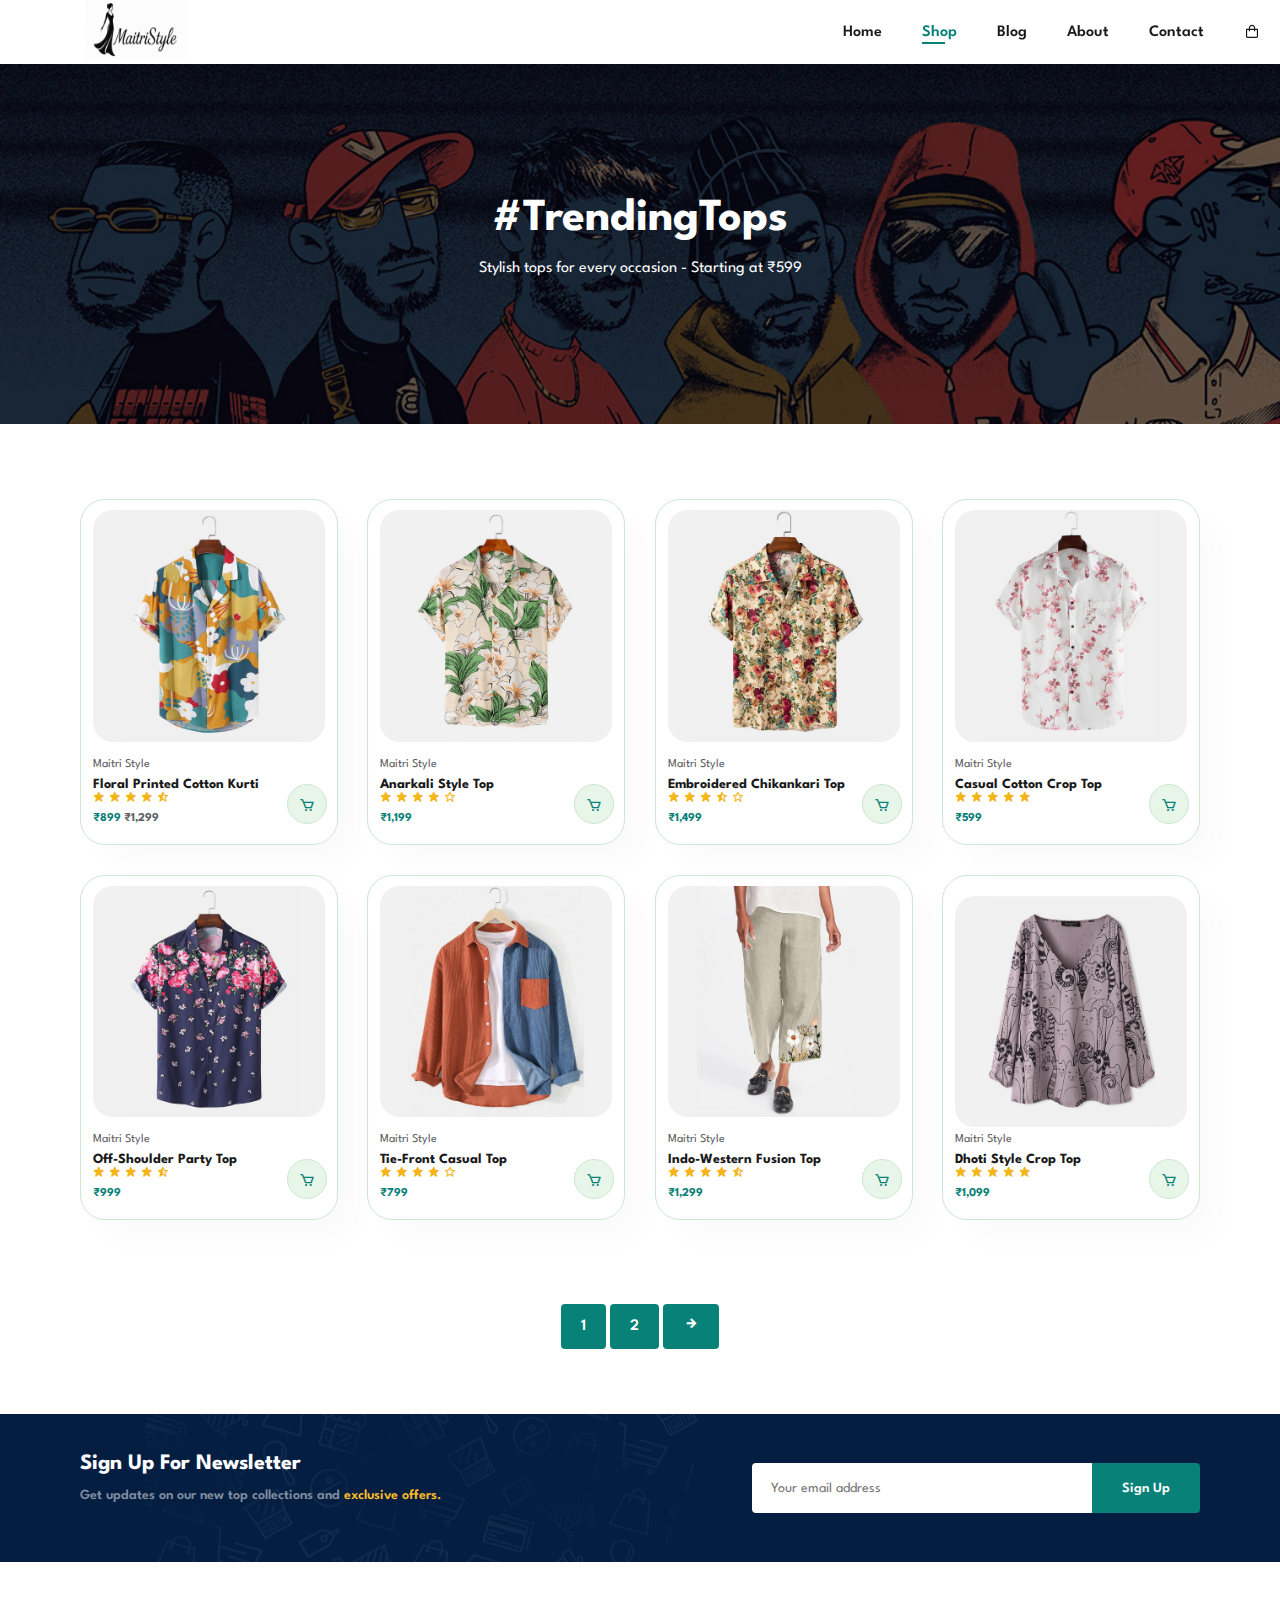
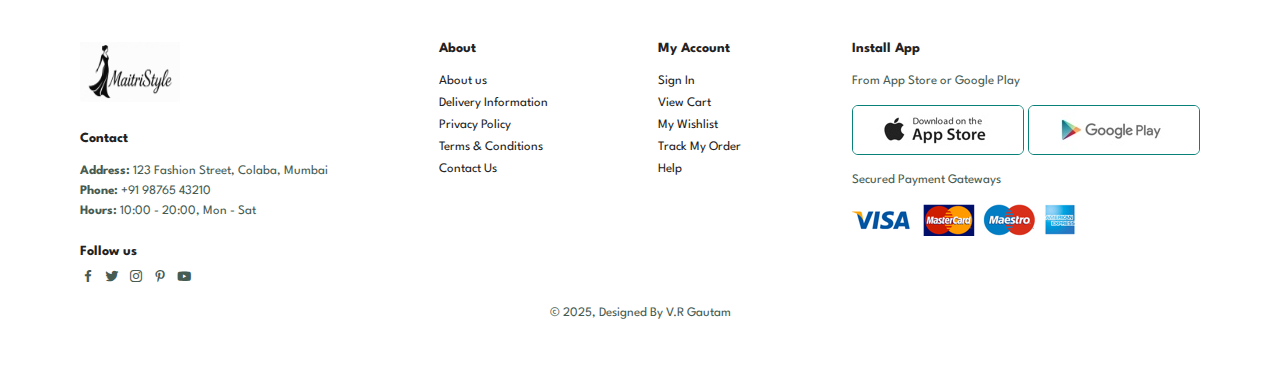
<file: shop.html>
<!DOCTYPE html>
<html lang="en">

<head>
    <meta charset="UTF-8">
    <meta http-equiv="X-UA-Compatible" content="IE=edge">
    <meta name="viewport" content="width=device-width, initial-scale=1.0">
       <title>Maitri </title>
        <link rel="image" type="image/x-icon" href="img/icon1.png">
    <link rel="stylesheet" href="https://cdn.jsdelivr.net/npm/boxicons@latest/css/boxicons.min.css">
    <link rel="stylesheet" href="style.css">
</head>

<body>
    <section id="header">
        <a href="#"><img src="img/logo.png" class="logo" alt="Maitri Style"></a>
        <div>
            <ul id="navbar">
                <li><a href="index.html">Home</a></li>
                <li><a class="active" href="shop.html">Shop</a></li>
                <li><a href="blog.html">Blog</a></li>
                <li><a href="about.html">About</a></li>
                <li><a href="contact.html">Contact</a></li>
                <li id="lg-bag"><a href="cart.html"><i class='bx bx-shopping-bag'></i></a></li>
                <a href="#" id="close"><i class='bx bx-x'></i></a>
            </ul>
        </div>
        <div id="mobile">
            <a href="cart.html"><i class='bx bx-shopping-bag'></i></a>
            <i id="bar" class='bx bx-menu'></i>
        </div>
    </section>

    <section id="page-header" class="women-header">
        <h2>#TrendingTops</h2>
        <p>Stylish tops for every occasion - Starting at ₹599</p>
    </section>

    <section id="product1" class="section-p1">
        <div class="pro-container">
            <!-- Ethnic Tops -->
            <div class="pro" onclick="window.location.href='sproduct.html';">
                <img class="shirt" src="img/products/f1.jpg" alt="">
                  <div class="des">
                    <span>Maitri Style</span>
                    <h5>Floral Printed Cotton Kurti</h5>
                    <div class="star">
                        <i class='bx bxs-star'></i>
                        <i class='bx bxs-star'></i>
                        <i class='bx bxs-star'></i>
                        <i class='bx bxs-star'></i>
                        <i class='bx bxs-star-half'></i>
                    </div>
                    <h4>₹899 <span>₹1,299</span></h4>
                </div>
                <a href="#"><i class='bx bx-cart cart'></i></a>
            </div>

            <div class="pro">
                <img class="shirt" src="img/products/f2.jpg" alt="">
                  <div class="des">
                    <span>Maitri Style</span>
                    <h5>Anarkali Style Top</h5>
                    <div class="star">
                        <i class='bx bxs-star'></i>
                        <i class='bx bxs-star'></i>
                        <i class='bx bxs-star'></i>
                        <i class='bx bxs-star'></i>
                        <i class='bx bx-star'></i>
                    </div>
                    <h4>₹1,199</h4>
                </div>
                <a href="#"><i class='bx bx-cart cart'></i></a>
            </div>

            <div class="pro">
                <img class="shirt" src="img/products/f3.jpg" alt="">
                <div class="des">
                    <span>Maitri Style</span>
                    <h5>Embroidered Chikankari Top</h5>
                    <div class="star">
                        <i class='bx bxs-star'></i>
                        <i class='bx bxs-star'></i>
                        <i class='bx bxs-star'></i>
                        <i class='bx bxs-star-half'></i>
                        <i class='bx bx-star'></i>
                    </div>
                    <h4>₹1,499</h4>
                </div>
                <a href="#"><i class='bx bx-cart cart'></i></a>
            </div>

            <!-- Contemporary Tops -->
            <div class="pro">              
                <img class="shirt" src="img/products/f4.jpg" alt="">
                <div class="des">
                    <span>Maitri Style</span>
                    <h5>Casual Cotton Crop Top</h5>
                    <div class="star">
                        <i class='bx bxs-star'></i>
                        <i class='bx bxs-star'></i>
                        <i class='bx bxs-star'></i>
                        <i class='bx bxs-star'></i>
                        <i class='bx bxs-star'></i>
                    </div>
                    <h4>₹599</h4>
                </div>
                <a href="#"><i class='bx bx-cart cart'></i></a>
            </div>

            <div class="pro">
                <img class="shirt" src="img/products/f5.jpg" alt="">
                <div class="des">
                    <span>Maitri Style</span>
                    <h5>Off-Shoulder Party Top</h5>
                    <div class="star">
                        <i class='bx bxs-star'></i>
                        <i class='bx bxs-star'></i>
                        <i class='bx bxs-star'></i>
                        <i class='bx bxs-star'></i>
                        <i class='bx bxs-star-half'></i>
                    </div>
                    <h4>₹999</h4>
                </div>
                <a href="#"><i class='bx bx-cart cart'></i></a>
            </div>

            <div class="pro">
                <img class="shirt" src="img/products/f6.jpg" alt="">
                <div class="des">
                    <span>Maitri Style</span>
                    <h5>Tie-Front Casual Top</h5>
                    <div class="star">
                        <i class='bx bxs-star'></i>
                        <i class='bx bxs-star'></i>
                        <i class='bx bxs-star'></i>
                        <i class='bx bxs-star'></i>
                        <i class='bx bx-star'></i>
                    </div>
                    <h4>₹799</h4>
                </div>
                <a href="#"><i class='bx bx-cart cart'></i></a>
            </div>

            <!-- Indo-Western Tops -->
            <div class="pro">
                <img class="shirt" src="img/products/f7.jpg" alt="">
                <div class="des">
                    <span>Maitri Style</span>
                    <h5>Indo-Western Fusion Top</h5>
                    <div class="star">
                        <i class='bx bxs-star'></i>
                        <i class='bx bxs-star'></i>
                        <i class='bx bxs-star'></i>
                        <i class='bx bxs-star'></i>
                        <i class='bx bxs-star-half'></i>
                    </div>
                    <h4>₹1,299</h4>
                </div>
                <a href="#"><i class='bx bx-cart cart'></i></a>
            </div>

            <div class="pro">
                <div class="des">
                    <img class="shirt" src="img/products/f8.jpg" alt="">
                    <span>Maitri Style</span>
                    <h5>Dhoti Style Crop Top</h5>
                    <div class="star">
                        <i class='bx bxs-star'></i>
                        <i class='bx bxs-star'></i>
                        <i class='bx bxs-star'></i>
                        <i class='bx bxs-star'></i>
                        <i class='bx bxs-star'></i>
                    </div>
                    <h4>₹1,099</h4>
                </div>
                <a href="#"><i class='bx bx-cart cart'></i></a>
            </div>
        </div>
    </section>

    <section id="pagination" class="section-p1">
        <a href="#">1</a>
        <a href="#">2</a>
        <a href="#"><i class='bx bx-right-arrow-alt'></i></a>
    </section>

    <section id="newsletter" class="section-p1 section-m1">
        <div class="newstext">
            <h4>Sign Up For Newsletter</h4>
            <p>Get updates on our new top collections and <span>exclusive offers.</span></p>
        </div>
        <div class="form">
            <input type="text" placeholder="Your email address">
            <button class="normal">Sign Up</button>
        </div>
    </section>

    <footer class="section-p1">
        <div class="col">
            <img class="logo" src="./img/logo.png" alt="Maitri Style">
            <h4>Contact</h4>
            <p><strong>Address:</strong> 123 Fashion Street, Colaba, Mumbai</p>
            <p><strong>Phone:</strong> +91 98765 43210</p>
            <p><strong>Hours:</strong> 10:00 - 20:00, Mon - Sat</p>
            <div class="follow">
                <h4>Follow us</h4>
                <div class="icon">
                    <i class='bx bxl-facebook'></i>
                    <i class='bx bxl-twitter'></i>
                    <i class='bx bxl-instagram'></i>
                    <i class='bx bxl-pinterest-alt'></i>
                    <i class='bx bxl-youtube'></i>
                </div>
            </div>
        </div>

        <div class="col">
            <h4>About</h4>
            <a href="#">About us</a>
            <a href="#">Delivery Information</a>
            <a href="#">Privacy Policy</a>
            <a href="#">Terms & Conditions</a>
            <a href="#">Contact Us</a>
        </div>

        <div class="col">
            <h4>My Account</h4>
            <a href="#">Sign In</a>
            <a href="#">View Cart</a>
            <a href="#">My Wishlist</a>
            <a href="#">Track My Order</a>
            <a href="#">Help</a>
        </div>

        <div class="col install">
            <h4>Install App</h4>
            <p>From App Store or Google Play</p>
            <div class="row">
                <img src="./img/pay/app.jpg" alt="App Store">
                <img src="./img/pay/play.jpg" alt="Google Play">
            </div>
            <p>Secured Payment Gateways</p>
            <img src="./img/pay/pay.png" alt="Payment Methods">
        </div>

        <div class="copyright">
            <p>© 2025, Designed By <i class="fa fa-heart" style="color: red;"></i> V.R Gautam</p>
        </div>
    </footer>

    <script src="script.js"></script>
</body>

</html>

<!-- <!DOCTYPE html>
<html lang="en">

    <head>
        <meta charset="UTF-8">
        <meta http-equiv="X-UA-Compatible" content="IE=edge">
        <meta name="viewport" content="width=device-width, initial-scale=1.0">
        <title>Cara</title>
        <link rel="icon" type="image/x-icon" href="/img/icon1.png">
        <link rel="stylesheet" href="https://cdn.jsdelivr.net/npm/boxicons@latest/css/boxicons.min.css">
        <link rel="stylesheet" href="style.css">
    </head>

    <body>
        <section id="header">
            <a href="#"><img src="img/logo.png" class="logo" alt=""></a>

            <div>
                <ul id="navbar">
                    <li><a href="index.html">Home</a></li>
                    <li><a class="active" href="shop.html">Shop</a></li>
                    <li><a href="blog.html">Blog</a></li>
                    <li><a href="about.html">About</a></li>
                    <li><a href="contact.html">Contact</a></li>
                    <li id="lg-bag"><a href="cart.html"><i class='bx bx-shopping-bag' ></i></a></li>
                    <a href="#" id="close"><i class='bx bx-x'></i></a>
                </ul>
            </div>
            <div id="mobile">
                <a href="cart.html"><i class='bx bx-shopping-bag' ></i></a>
                <i id="bar" class='bx bx-menu'></i>
            </div>
        </section>

        <section id="page-header">
            <h2>#stayhome</h2>
            <p>save more with coupons & up to 70% off!</p>
        </section> 

        <section id="product1" class="section-p1">
            <div class="pro-container">
                <div class="pro" onclick="window.location.href='sproduct.html';">
                    <img class="shirt" src="img/products/f1.jpg" alt="">
                    <div class="des">
                        <span>adidas</span>
                        <h5>Cartoon Astronaut T-Shirts</h5>
                        <div class="star">
                            <i class='bx bxs-star' ></i>
                            <i class='bx bxs-star' ></i>
                            <i class='bx bxs-star' ></i>
                            <i class='bx bxs-star' ></i>
                            <i class='bx bxs-star' ></i>
                        </div>
                        <h4>₹2499</h4>
                    </div>
                    <a href="#"><i class='bx bx-cart cart' ></i></a>
                </div>
                <div class="pro">
                    <img class="shirt" src="img/products/f2.jpg" alt="">
                    <div class="des">
                        <span>adidas</span>
                        <h5>Cartoon Astronaut T-Shirts</h5>
                        <div class="star">
                            <i class='bx bxs-star' ></i>
                            <i class='bx bxs-star' ></i>
                            <i class='bx bxs-star' ></i>
                            <i class='bx bxs-star' ></i>
                            <i class='bx bxs-star' ></i>
                        </div>
                        <h4>₹2499</h4>
                    </div>
                    <a href="#"><i class='bx bx-cart cart' ></i></a>
                </div>
                <div class="pro">
                    <img class="shirt" src="img/products/f3.jpg" alt="">
                    <div class="des">
                        <span>adidas</span>
                        <h5>Cartoon Astronaut T-Shirts</h5>
                        <div class="star">
                            <i class='bx bxs-star' ></i>
                            <i class='bx bxs-star' ></i>
                            <i class='bx bxs-star' ></i>
                            <i class='bx bxs-star' ></i>
                            <i class='bx bxs-star' ></i>
                        </div>
                        <h4>₹2499</h4>
                    </div>
                    <a href="#"><i class='bx bx-cart cart' ></i></a>
                </div>
                <div class="pro">
                    <img class="shirt" src="img/products/f4.jpg" alt="">
                    <div class="des">
                        <span>adidas</span>
                        <h5>Cartoon Astronaut T-Shirts</h5>
                        <div class="star">
                            <i class='bx bxs-star' ></i>
                            <i class='bx bxs-star' ></i>
                            <i class='bx bxs-star' ></i>
                            <i class='bx bxs-star' ></i>
                            <i class='bx bxs-star' ></i>
                        </div>
                        <h4>₹2499</h4>
                    </div>
                    <a href="#"><i class='bx bx-cart cart' ></i></a>
                </div>
                <div class="pro">
                    <img class="shirt" src="img/products/f5.jpg" alt="">
                    <div class="des">
                        <span>adidas</span>
                        <h5>Cartoon Astronaut T-Shirts</h5>
                        <div class="star">
                            <i class='bx bxs-star' ></i>
                            <i class='bx bxs-star' ></i>
                            <i class='bx bxs-star' ></i>
                            <i class='bx bxs-star' ></i>
                            <i class='bx bxs-star' ></i>
                        </div>
                        <h4>₹2499</h4>
                    </div>
                    <a href="#"><i class='bx bx-cart cart' ></i></a>
                </div>
                <div class="pro">
                    <img class="shirt" src="img/products/f6.jpg" alt="">
                    <div class="des">
                        <span>adidas</span>
                        <h5>Cartoon Astronaut T-Shirts</h5>
                        <div class="star">
                            <i class='bx bxs-star' ></i>
                            <i class='bx bxs-star' ></i>
                            <i class='bx bxs-star' ></i>
                            <i class='bx bxs-star' ></i>
                            <i class='bx bxs-star' ></i>
                        </div>
                        <h4>₹2499</h4>
                    </div>
                    <a href="#"><i class='bx bx-cart cart' ></i></a>
                </div>
                <div class="pro">
                    <img class="shirt" src="img/products/f7.jpg" alt="">
                    <div class="des">
                        <span>adidas</span>
                        <h5>Cartoon Astronaut T-Shirts</h5>
                        <div class="star">
                            <i class='bx bxs-star' ></i>
                            <i class='bx bxs-star' ></i>
                            <i class='bx bxs-star' ></i>
                            <i class='bx bxs-star' ></i>
                            <i class='bx bxs-star' ></i>
                        </div>
                        <h4>₹2499</h4>
                    </div>
                    <a href="#"><i class='bx bx-cart cart' ></i></a>
                </div>
                <div class="pro">
                    <img class="shirt" src="img/products/f8.jpg" alt="">
                    <div class="des">
                        <span>adidas</span>
                        <h5>Cartoon Astronaut T-Shirts</h5>
                        <div class="star">
                            <i class='bx bxs-star' ></i>
                            <i class='bx bxs-star' ></i>
                            <i class='bx bxs-star' ></i>
                            <i class='bx bxs-star' ></i>
                            <i class='bx bxs-star' ></i>
                        </div>
                        <h4>₹2499</h4>
                    </div>
                    <a href="#"><i class='bx bx-cart cart' ></i></a>
                </div>
            
                <div class="pro">
                    <img class="shirt" src="img/products/n1.jpg" alt="">
                    <div class="des">
                        <span>adidas</span>
                        <h5>Cartoon Astronaut T-Shirts</h5>
                        <div class="star">
                            <i class='bx bxs-star' ></i>
                            <i class='bx bxs-star' ></i>
                            <i class='bx bxs-star' ></i>
                            <i class='bx bxs-star' ></i>
                            <i class='bx bxs-star' ></i>
                        </div>
                        <h4>₹2999</h4>
                    </div>
                    <a href="#"><i class='bx bx-cart cart' ></i></a>
                </div>
                <div class="pro">
                    <img class="shirt" src="img/products/n2.jpg" alt="">
                    <div class="des">
                        <span>adidas</span>
                        <h5>Cartoon Astronaut T-Shirts</h5>
                        <div class="star">
                            <i class='bx bxs-star' ></i>
                            <i class='bx bxs-star' ></i>
                            <i class='bx bxs-star' ></i>
                            <i class='bx bxs-star' ></i>
                            <i class='bx bxs-star' ></i>
                        </div>
                        <h4>₹2999</h4>
                    </div>
                    <a href="#"><i class='bx bx-cart cart' ></i></a>
                </div>
                <div class="pro">
                    <img class="shirt" src="img/products/n3.jpg" alt="">
                    <div class="des">
                        <span>adidas</span>
                        <h5>Cartoon Astronaut T-Shirts</h5>
                        <div class="star">
                            <i class='bx bxs-star' ></i>
                            <i class='bx bxs-star' ></i>
                            <i class='bx bxs-star' ></i>
                            <i class='bx bxs-star' ></i>
                            <i class='bx bxs-star' ></i>
                        </div>
                        <h4>₹2999</h4>
                    </div>
                    <a href="#"><i class='bx bx-cart cart' ></i></a>
                </div>
                <div class="pro">
                    <img class="shirt" src="img/products/n4.jpg" alt="">
                    <div class="des">
                        <span>adidas</span>
                        <h5>Cartoon Astronaut T-Shirts</h5>
                        <div class="star">
                            <i class='bx bxs-star' ></i>
                            <i class='bx bxs-star' ></i>
                            <i class='bx bxs-star' ></i>
                            <i class='bx bxs-star' ></i>
                            <i class='bx bxs-star' ></i>
                        </div>
                        <h4>₹2999</h4>
                    </div>
                    <a href="#"><i class='bx bx-cart cart' ></i></a>
                </div>
                <div class="pro">
                    <img class="shirt" src="img/products/n5.jpg" alt="">
                    <div class="des">
                        <span>adidas</span>
                        <h5>Cartoon Astronaut T-Shirts</h5>
                        <div class="star">
                            <i class='bx bxs-star' ></i>
                            <i class='bx bxs-star' ></i>
                            <i class='bx bxs-star' ></i>
                            <i class='bx bxs-star' ></i>
                            <i class='bx bxs-star' ></i>
                        </div>
                        <h4>₹2999</h4>
                    </div>
                    <a href="#"><i class='bx bx-cart cart' ></i></a>
                </div>
                <div class="pro">
                    <img class="shirt" src="img/products/n6.jpg" alt="">
                    <div class="des">
                        <span>adidas</span>
                        <h5>Cartoon Astronaut T-Shirts</h5>
                        <div class="star">
                            <i class='bx bxs-star' ></i>
                            <i class='bx bxs-star' ></i>
                            <i class='bx bxs-star' ></i>
                            <i class='bx bxs-star' ></i>
                            <i class='bx bxs-star' ></i>
                        </div>
                        <h4>₹2999</h4>
                    </div>
                    <a href="#"><i class='bx bx-cart cart' ></i></a>
                </div>
                <div class="pro">
                    <img class="shirt" src="img/products/n7.jpg" alt="">
                    <div class="des">
                        <span>adidas</span>
                        <h5>Cartoon Astronaut T-Shirts</h5>
                        <div class="star">
                            <i class='bx bxs-star' ></i>
                            <i class='bx bxs-star' ></i>
                            <i class='bx bxs-star' ></i>
                            <i class='bx bxs-star' ></i>
                            <i class='bx bxs-star' ></i>
                        </div>
                        <h4>₹2999</h4>
                    </div>
                    <a href="#"><i class='bx bx-cart cart' ></i></a>
                </div>
                <div class="pro">
                    <img class="shirt" src="img/products/n8.jpg" alt="">
                    <div class="des">
                        <span>adidas</span>
                        <h5>Cartoon Astronaut T-Shirts</h5>
                        <div class="star">
                            <i class='bx bxs-star' ></i>
                            <i class='bx bxs-star' ></i>
                            <i class='bx bxs-star' ></i>
                            <i class='bx bxs-star' ></i>
                            <i class='bx bxs-star' ></i>
                        </div>
                        <h4>₹2999</h4>
                    </div>
                    <a href="#"><i class='bx bx-cart cart' ></i></a>
                </div>
            </div>
        </section>

        <section id="pagination" class="section-p1">
            <a href="#">1</a>
            <a href="#">2</a>
            <a href="#"><i class='bx bx-right-arrow-alt'></i></a>
        </section>

        <section id="newsletter" class="section-p1 section-m1">
            <div class="newstext">
                <h4>Sign Up For Newsletters</h4>
                <p>Get E-mail updates about our latest shop and <span>special offers.</span></p>
            </div>
            <div class="form">
                <input type="text" placeholder="Your email address">
                <button class="normal">Sign Up</button>
            </div>
        </section>

        <footer class="section-p1">
            <div class="col">
                <img class="logo" src="./img/logo.png" alt="">
                <h4>Contact</h4>
                <p><strong>Address:</strong> 562 Wellington Road, Street 32, San Francisco</p>
                <p><strong>Phone:</strong> +01 2222 345 / (+91) 0 123 456 789</p>
                <p><strong>Hours:</strong> 10:00 - 18:00, Mon - Sat</p>
                <div class="follow">
                    <h4>Follow us</h4>
                    <div class="icon">
                        <i class='bx bxl-facebook'></i>
                        <i class='bx bxl-twitter' ></i>
                        <i class='bx bxl-instagram' ></i>
                        <i class='bx bxl-pinterest-alt' ></i>
                        <i class='bx bxl-youtube' ></i>
                    </div>
                </div>
            </div>

            <div class="col">
                <h4>About</h4>
                <a href="#">About us</a>
                <a href="#">Devlivery Information</a>
                <a href="#">Privacy Policy</a>
                <a href="#">Terms & Conditions</a>
                <a href="#">Contact Us</a>
            </div>

            <div class="col">
                <h4>My Account</h4>
                <a href="#">Sign In</a>
                <a href="#">View Cart</a>
                <a href="#">My Wishlist</a>
                <a href="#">Track My Order</a>
                <a href="#">Help</a>
            </div>

            <div class="col install">
                <h4>Install App</h4>
                <p>From App Store or Google Play</p>
                <div class="row">
                    <img src="./img/pay/app.jpg" alt="">
                    <img src="./img/pay/play.jpg" alt="">
                </div>
                <p>Secured Payment Gateways</p>
                <img src="./img/pay/pay.png" alt="">
            </div>

            <div class="copyright">
                <p>© 2025, Designed By <i class="fa fa-heart" style="color: red;"></i> V.R Gautam</p>
            </div>
        </footer>

        <script src="script.js"></script>
    </body>
</html> -->
</file>
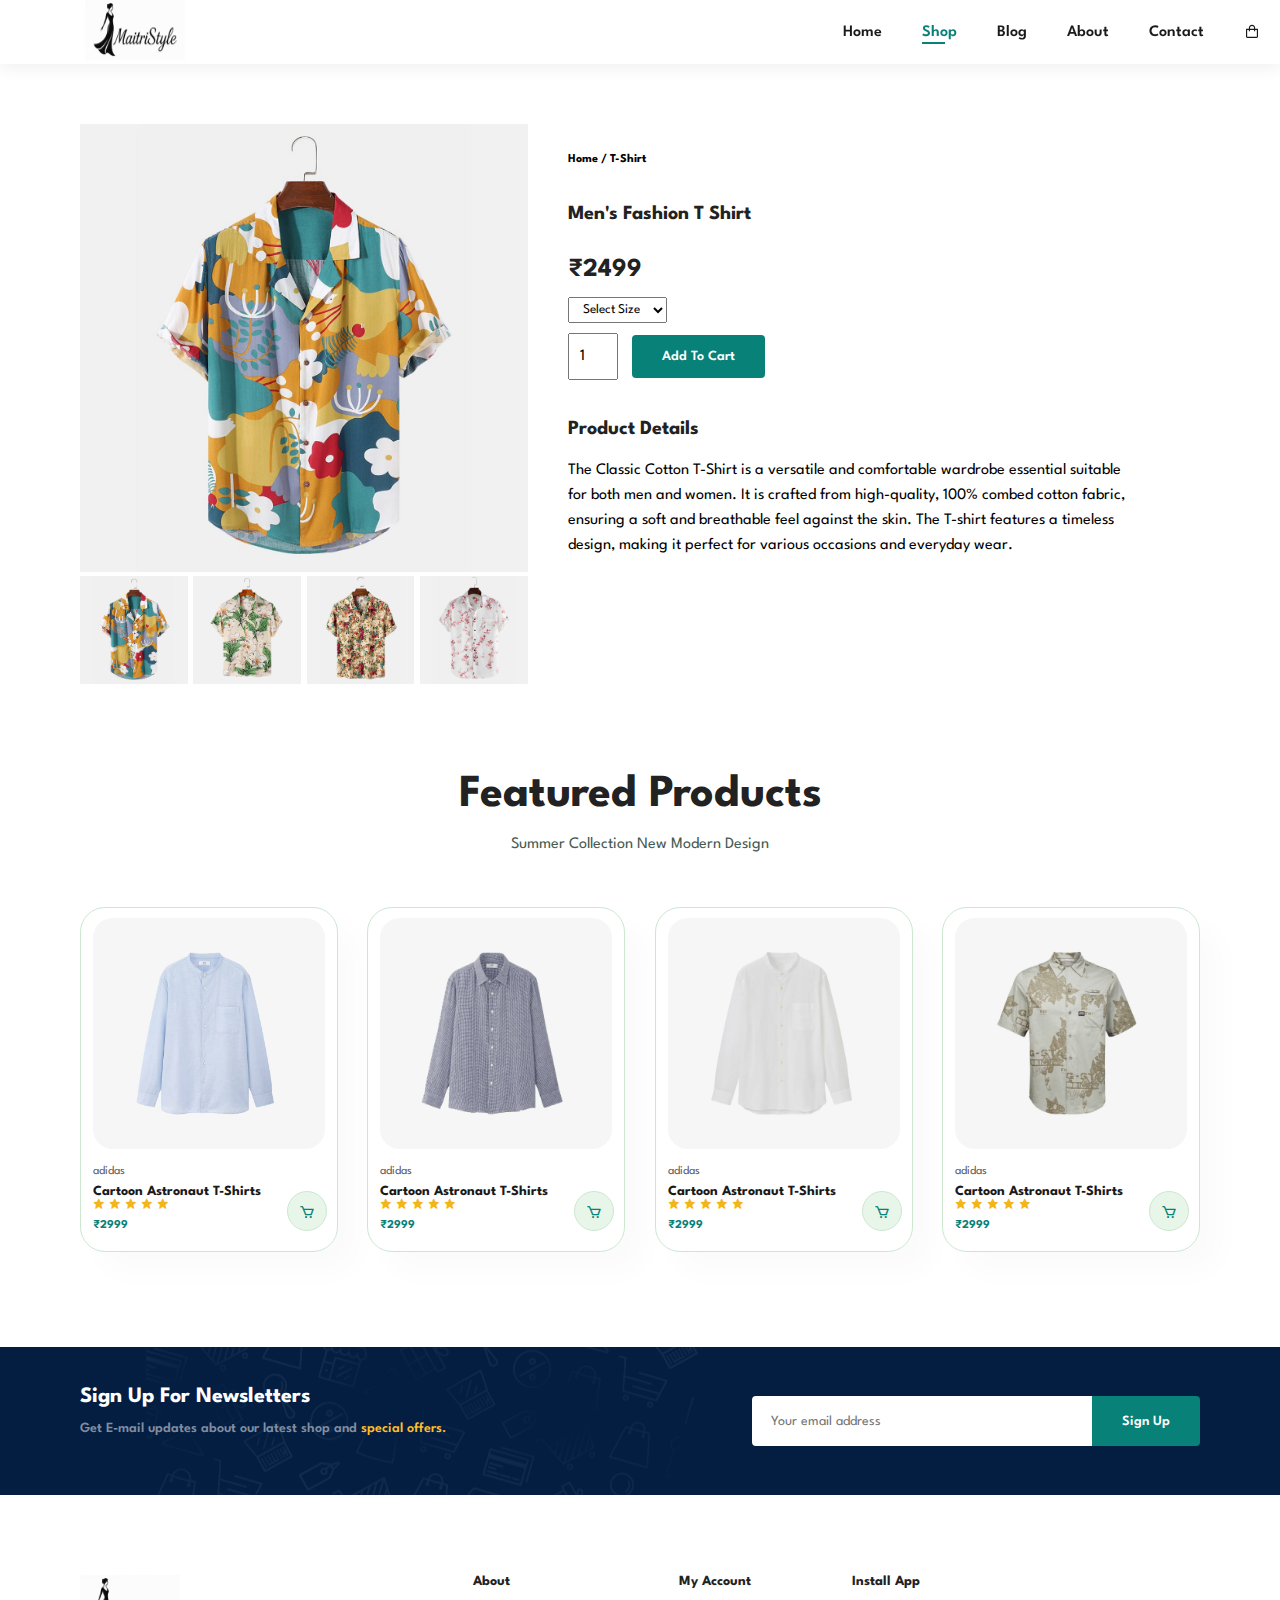
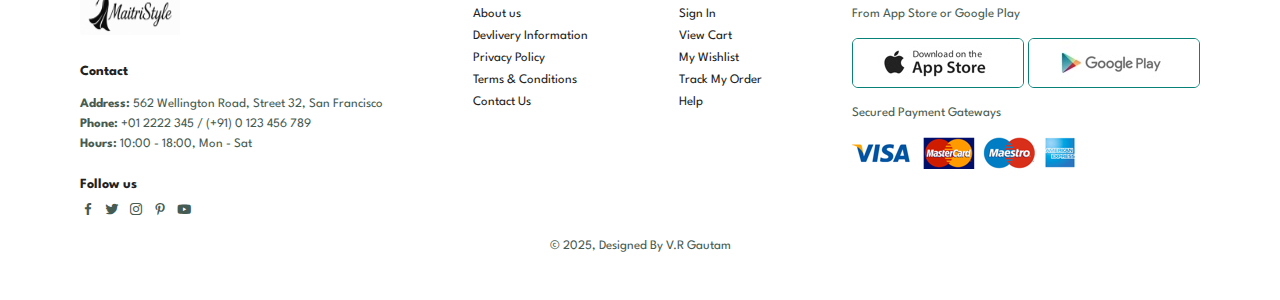
<file: sproduct.html>
<!DOCTYPE html>
<html lang="en">

    <head>
        <meta charset="UTF-8">
        <meta http-equiv="X-UA-Compatible" content="IE=edge">
        <meta name="viewport" content="width=device-width, initial-scale=1.0">
        <title>Maitri </title>
        <link rel="image" type="image/x-icon" href="img/icon1.png">
        <link rel="stylesheet" href="https://cdn.jsdelivr.net/npm/boxicons@latest/css/boxicons.min.css">
        <link rel="stylesheet" href="style.css">
    </head>

    <body>
        <section id="header">
            <a href="#"><img src="img/logo.png" class="logo" alt=""></a>

            <div>
                <ul id="navbar">
                    <li><a href="index.html">Home</a></li>
                    <li><a class="active" href="shop.html">Shop</a></li>
                    <li><a href="blog.html">Blog</a></li>
                    <li><a href="about.html">About</a></li>
                    <li><a href="contact.html">Contact</a></li>
                    <li id="lg-bag"><a href="cart.html"><i class='bx bx-shopping-bag' ></i></a></li>
                    <a href="#" id="close"><i class='bx bx-x'></i></a>
                </ul>
            </div>
            <div id="mobile">
                <a href="cart.html"><i class='bx bx-shopping-bag' ></i></a>
                <i id="bar" class='bx bx-menu'></i>
            </div>
        </section>

        <section id="prodetails" class="section-p1">
            <div class="single-pro-image">
                <img src="./img/products/f1.jpg" width="100%" id="MainImg" alt="">

                <div class="small-img-group">
                    <div class="small-img-col">
                        <img src="./img/products/f1.jpg" width="100%" class="small-img" alt="">
                    </div>
                    <div class="small-img-col">
                        <img src="./img/products/f2.jpg" width="100%" class="small-img" alt="">
                    </div>
                    <div class="small-img-col">
                        <img src="./img/products/f3.jpg" width="100%" class="small-img" alt="">
                    </div>
                    <div class="small-img-col">
                        <img src="./img/products/f4.jpg" width="100%" class="small-img" alt="">
                    </div>
                </div>
            </div>

            <div class="single-pro-details">
                <h6>Home / T-Shirt</h6>
                <h4>Men's Fashion T Shirt</h4>
                <h2>₹2499</h2>
                <select>
                    <option>Select Size</option>
                    <option>Small</option>
                    <option>Medium</option>
                    <option>Large</option>
                    <option>XL</option>
                </select>
                <input type="number" value="1">
                <button class="normal">Add To Cart</button>
                <h4>Product Details</h4>
                <span>The Classic Cotton T-Shirt is a versatile and comfortable wardrobe essential suitable for both men and women. It is crafted from high-quality, 100% combed cotton fabric, ensuring a soft and breathable feel against the skin. The T-shirt features a timeless design, making it perfect for various occasions and everyday wear.</span>
            </div>
        </section>

        <section id="product1" class="section-p1">
            <h2>Featured Products</h2>
            <p>Summer Collection New Modern Design</p>
            <div class="pro-container">
                <div class="pro">
                    <img class="shirt" src="img/products/n1.jpg" alt="">
                    <div class="des">
                        <span>adidas</span>
                        <h5>Cartoon Astronaut T-Shirts</h5>
                        <div class="star">
                            <i class='bx bxs-star' ></i>
                            <i class='bx bxs-star' ></i>
                            <i class='bx bxs-star' ></i>
                            <i class='bx bxs-star' ></i>
                            <i class='bx bxs-star' ></i>
                        </div>
                        <h4>₹2999</h4>
                    </div>
                    <a href="#"><i class='bx bx-cart cart' ></i></a>
                </div>
                <div class="pro">
                    <img class="shirt" src="img/products/n2.jpg" alt="">
                    <div class="des">
                        <span>adidas</span>
                        <h5>Cartoon Astronaut T-Shirts</h5>
                        <div class="star">
                            <i class='bx bxs-star' ></i>
                            <i class='bx bxs-star' ></i>
                            <i class='bx bxs-star' ></i>
                            <i class='bx bxs-star' ></i>
                            <i class='bx bxs-star' ></i>
                        </div>
                        <h4>₹2999</h4>
                    </div>
                    <a href="#"><i class='bx bx-cart cart' ></i></a>
                </div>
                <div class="pro">
                    <img class="shirt" src="img/products/n3.jpg" alt="">
                    <div class="des">
                        <span>adidas</span>
                        <h5>Cartoon Astronaut T-Shirts</h5>
                        <div class="star">
                            <i class='bx bxs-star' ></i>
                            <i class='bx bxs-star' ></i>
                            <i class='bx bxs-star' ></i>
                            <i class='bx bxs-star' ></i>
                            <i class='bx bxs-star' ></i>
                        </div>
                        <h4>₹2999</h4>
                    </div>
                    <a href="#"><i class='bx bx-cart cart' ></i></a>
                </div>
                <div class="pro">
                    <img class="shirt" src="img/products/n4.jpg" alt="">
                    <div class="des">
                        <span>adidas</span>
                        <h5>Cartoon Astronaut T-Shirts</h5>
                        <div class="star">
                            <i class='bx bxs-star' ></i>
                            <i class='bx bxs-star' ></i>
                            <i class='bx bxs-star' ></i>
                            <i class='bx bxs-star' ></i>
                            <i class='bx bxs-star' ></i>
                        </div>
                        <h4>₹2999</h4>
                    </div>
                    <a href="#"><i class='bx bx-cart cart' ></i></a>
                </div>
            </div>
        </section>

        <section id="newsletter" class="section-p1 section-m1">
            <div class="newstext">
                <h4>Sign Up For Newsletters</h4>
                <p>Get E-mail updates about our latest shop and <span>special offers.</span></p>
            </div>
            <div class="form">
                <input type="text" placeholder="Your email address">
                <button class="normal">Sign Up</button>
            </div>
        </section>

        <footer class="section-p1">
            <div class="col">
                <img class="logo" src="./img/logo.png" alt="">
                <h4>Contact</h4>
                <p><strong>Address:</strong> 562 Wellington Road, Street 32, San Francisco</p>
                <p><strong>Phone:</strong> +01 2222 345 / (+91) 0 123 456 789</p>
                <p><strong>Hours:</strong> 10:00 - 18:00, Mon - Sat</p>
                <div class="follow">
                    <h4>Follow us</h4>
                    <div class="icon">
                        <i class='bx bxl-facebook'></i>
                        <i class='bx bxl-twitter' ></i>
                        <i class='bx bxl-instagram' ></i>
                        <i class='bx bxl-pinterest-alt' ></i>
                        <i class='bx bxl-youtube' ></i>
                    </div>
                </div>
            </div>

            <div class="col">
                <h4>About</h4>
                <a href="#">About us</a>
                <a href="#">Devlivery Information</a>
                <a href="#">Privacy Policy</a>
                <a href="#">Terms & Conditions</a>
                <a href="#">Contact Us</a>
            </div>

            <div class="col">
                <h4>My Account</h4>
                <a href="#">Sign In</a>
                <a href="#">View Cart</a>
                <a href="#">My Wishlist</a>
                <a href="#">Track My Order</a>
                <a href="#">Help</a>
            </div>

            <div class="col install">
                <h4>Install App</h4>
                <p>From App Store or Google Play</p>
                <div class="row">
                    <img src="./img/pay/app.jpg" alt="">
                    <img src="./img/pay/play.jpg" alt="">
                </div>
                <p>Secured Payment Gateways</p>
                <img src="./img/pay/pay.png" alt="">
            </div>

            <div class="copyright">
                <p>© 2025, Designed By <i class="fa fa-heart" style="color: red;"></i> V.R Gautam</p>
            </div>
        </footer>

        <script>
            var MainImg = document.getElementById('MainImg');
            var smallImg = document.getElementsByClassName('small-img');
            
            smallImg[0].onclick = function(){
                MainImg.src = smallImg[0].src;
            }
            smallImg[1].onclick = function(){
                MainImg.src = smallImg[1].src;
            }
            smallImg[2].onclick = function(){
                MainImg.src = smallImg[2].src;
            }
            smallImg[3].onclick = function(){
                MainImg.src = smallImg[3].src;
            }
        </script>

        <script src="script.js"></script>
    </body>
</html>
</file>
<file: style.css>
@import url("https://fonts.googleapis.com/css2?family=Spartan:wght@100;200;300;400;500;600;700;800;900&display=swap");
* {
  margin: 0;
  padding: 0;
  box-sizing: border-box;
  font-family: "Spartan", sans-serif;
}

html {
  scroll-behavior: smooth;
}

/* Global Styles */

h1 {
  font-size: 50px;
  line-height: 64px;
  color: #222;
}

h2 {
  font-size: 46px;
  line-height: 54px;
  color: #222;
}

h4 {
  font-size: 20px;
  color: #222;
}

h6 {
  font-weight: 700;
  font-size: 12px;
}

p {
  font-size: 16px;
  color: #465b52;
  margin: 15px 0 20px 0;
}

.section-p1 {
  padding: 40px 80px;
}

.section-m1 {
  margin: 40px 0;
}

button.normal {
  font-size: 14px;
  font-weight: 600;
  color: #000;
  padding: 15px 30px;
  border-radius: 4px;
  background-color: #fff;
  cursor: pointer;
  border: none;
  outline: none;
  transition: 0.2s;
}

button.white {
  font-size: 13px;
  font-weight: 600;
  color: #fff;
  padding: 11px 18px;
  background-color: transparent;
  cursor: pointer;
  border: 1px solid #fff;
  outline: none;
  transition: 0.2s;
}

body {
  width: 100%;
}

/* Header Style */

#header {
  display: flex;
  align-items: center;
  justify-content: space-between;
  /* padding: 20px 80px; */
  /* background: #E3E6F3; */
  padding-left: 85px;
  background-color: white;
  box-shadow: 0 5px 15px rgba(0, 0, 0, 0.06);
  z-index: 999;
  position: sticky;
  top: 0;
  left: 0;
}

#navbar {
  display: flex;
  align-items: center;
  justify-content: center;
}

#navbar li {
  list-style: none;
  padding: 0 20px;
  position: relative;
}

#navbar li a {
  text-decoration: none;
  font-size: 16px;
  font-weight: 600;
  color: #1a1a1a;
  transition: 0.3s ease;
}

#navbar li a:hover,
#navbar li a.active{
  color: #088178;
}

#navbar li a.active::after,
#navbar li a:hover::after{
  content: "";
  width: 30%;
  height: 2px;
  background: #088178;
  position: absolute;
  bottom: -4px;
  left: 20px;
}

#mobile {
  display: none;
  align-items: center;
}

#close {
  display: none;
}

/* Main part of page */

#main {
  background-image: url("./img/bg-img.jpg");
  background-size: cover;
  height: 75vh;
  width: 100%;
  background-position: top 60% right 0;
  padding: 0 80px;
  display: flex;
  align-items: flex-start;
  justify-content: center;
  flex-direction: column;
}

#main h4 {
  padding-bottom: 15px;
}

#main h1 {
  color: #088178;
}

#main button {
  background-image: url("img/button.png");
  background-color: transparent;
  color: #088178;
  border: 0;
  padding: 14px 65px;
  background-repeat: no-repeat;
  cursor: pointer;
  font-weight: 700;
  font-size: 15px;
}

#feature {
  display: flex;
  justify-content: space-between;
  text-align: center;
  flex-wrap: wrap;
}

#feature .fe-box {
  width: 180px;
  text-align: center;
  padding: 25px 15px;
  box-shadow: 20px 20px 34px rgba(0, 0, 0, 0.03);
  border: 1px solid #cce7d0;
  border-radius: 4px;
  margin: 15px 0;
}

#feature .fe-box:hover {
  box-shadow: 10px 10px 74px rgba(100, 45, 211, 0.1);
}

#feature .fe-box img {
  width: 100%;
  margin-bottom: 10px;
}

#feature .fe-box h6 {
  padding: 9px 8px 6px 8px;
  line-height: 1;
  border-radius: 4px;
  color: #088178;
  background-color: #fddde4;
}

#feature .fe-box:nth-child(2) h6 {
  background-color: #cdebbc;
}

#feature .fe-box:nth-child(3) h6 {
  background-color: #abddf68f;
}

#feature .fe-box:nth-child(4) h6 {
  background-color: #c2bdf68f;
}

#feature .fe-box:nth-child(5) h6 {
  background-color: #ebd2bcb6;
}

#feature .fe-box:nth-child(6) h6 {
  background-color: #bcd4ebb0;
}

#product1 {
  text-align: center;
}

#product1 .pro-container{
  display: flex;
  justify-content: space-between;
  padding-top: 20px;
  flex-wrap: wrap;
}

#product1 .pro {
  width: 23%;
  min-width: 250px;
  padding: 10px 12px;
  border: 1px solid #cce7d0;
  border-radius: 25px;
  cursor: pointer;
  box-shadow: 20px 20px 30px rgba(0, 0, 0, 0.02);
  margin: 15px 0px;
  transition: transform 0.3s ease-in-out;
  position: relative;
}

#product1 .pro img.shirt{
  width: 100%;
  border-radius: 20px;
}

#product1 .pro:hover {
  box-shadow: 20px 20px 54px rgba(28, 77, 161, 0.06);
  transform: scale(1.08);
} 

#product1 .pro .des {
  text-align: start;
  padding: 10px 0;
}

#product1 .pro .des span {
  color: #606063;
  font-size: 12px;
}

#product1 .pro .des h5 {
  padding-top: 7px;
  color: #1a1a1a;
  font-size: 14px;
}

#product1 .pro .des i {
  font-size: 12px;
  color: rgb(243, 181, 25);
}

#product1 .pro .des h4 {
  padding-top: 7px;
  font-size: 12px;
  font-weight: 700;
  color: #088178;
}

#product1 .pro .cart {
  width: 40px;
  height: 40px;
  line-height: 40px;
  border-radius: 50px;
  background-color: #e8f6ea;
  font-weight: 500;
  color: #088178;
  border: 1px solid #cce7d0;
  position: absolute;
  bottom: 20px;
  right: 10px;
}

#banner {
  display: flex;
  justify-content: center;
  text-align: center;
  align-items: center;
  flex-direction: column;
  background-image: url("./img/banner/b2.jpg");
  width: 100%;
  height: 30vh;
  background-size:cover;
  background-position: center;
}

#banner h4 {
  color: #fff;
  font-size: 16px;
}

#banner h2 {
  color: #fff;
  font-size: 30px;
  padding: 10px 0;
}

#banner h2 span {
  color: #ef3636;
}

#banner button:hover {
  background-color: #088178;
  color: #fff; 
}

#sm-banner {
  display: flex;
  justify-content: space-between;
  flex-wrap: wrap;
}

#sm-banner .banner-box {
  display: flex;
  justify-content: center;
  align-items: flex-start;
  flex-direction: column;
  background-image: url("./img/banner/b17.jpg");
  min-width: 600px;
  height: 50vh;
  background-size:cover;
  background-position: center;
  padding: 30px;
  margin: 0 25px;
}

#sm-banner .banner-box2 {
  background-image: url("./img/banner/b10.jpg");
}

#sm-banner h4 {
  color: #fff;
  font-size: 20px;
  font-weight: 300;
}

#sm-banner h2 {
  color: #fff;
  font-size: 28px;
  font-weight: 800;
}

#sm-banner span {
  color: #fff;
  font-size: 14px;
  font-weight: 500;
  padding-bottom: 15px;
}

#sm-banner .banner-box:hover button {
  background-color: #088178;
  border: 1px solid #088178;
}

#banner3 {
  display: flex;
  justify-content: space-between;
  flex-wrap: wrap;
  padding: 0 80px;
}

#banner3 .banner-box {
  display: flex;
  justify-content: center;
  align-items: flex-start;
  flex-direction: column;
  background-image: url("./img/banner/b7.jpg");
  min-width: 30%;
  height: 30vh;
  background-size:cover;
  background-position: center;
  padding: 20px;
  margin-bottom: 20px;
}

#banner3 .banner-box2 {
  background-image: url("./img/banner/b4.jpg");
}

#banner3 .banner-box3 {
  background-image: url("./img/banner/b18.jpg");
}

#banner3 h2 {
  color: #fff;
  font-weight: 900;
  font-size: 22px;
}

#banner3 h3 {
  color: #ec544e;
  font-weight: 800;
  font-size: 15px;
}

#newsletter {
  display: flex;
  justify-content: space-between;
  flex-wrap: wrap;
  align-items: center;
  background-image: url("./img/banner/b14.png");
  background-repeat: no-repeat;
  background-position: 20% 30%;
  background-color: #041e42;
}

#newsletter h4 {
  font-size: 22px;
  font-weight: 700;
  color: #fff;
}

#newsletter p {
  font-size: 14px;
  font-weight: 600;
  color: #818ea0;
}

#newsletter span {
  color: #ffbd27;
}

#newsletter .form {
  display: flex;
  width: 40%;
}

#newsletter input {
  height: 3.125rem;
  padding: 0 1.25em;
  font-size: 14px;
  width: 100%;
  border: 1px solid transparent;
  border-radius: 4px;
  outline: none;
  border-top-right-radius: 0;
  border-bottom-right-radius: 0;
}

#newsletter button {
  background-color: #088178;
  color: #fff;
  white-space: nowrap;
  border-top-left-radius: 0;
  border-bottom-left-radius: 0;
}

footer {
  display: flex;
  flex-wrap: wrap;
  justify-content: space-between;
}

footer .col {
  display: flex;
  flex-direction: column;
  align-items: flex-start;
  margin-bottom: 20px;
}

.logo {
  height: 60px;
  width: 100px;  
}

footer .logo {
  margin-bottom: 30px;
}

footer h4 {
  font-size: 14px;
  padding-bottom: 20px;
}

footer p {
  font-size: 13px;
  margin: 0 0 8px 0;
}

footer a {
  font-size: 13px;
  text-decoration: none;
  color: #222;
  margin-bottom: 10px;
}

footer .follow {
  margin-top: 20px;
}

footer .follow i {
  color: #465b52;
  padding-right: 4px;
  cursor: pointer;
}

footer .follow h4 {
  padding-bottom: 10px;
}

footer .install .row img{
  border: 1px solid #088178;
  border-radius: 6px;
}

footer .install img {
  margin: 10px 0 15px 0;
  cursor: pointer; 
}

footer .follow i:hover,
footer a:hover {
  color: #088178;
}

footer .copyright {
  width: 100%;
  text-align: center;
}

/* Shop Page */

#page-header {
  background-image: url("./img/banner/b1.jpg");
  width: 100%;
  height: 40vh;
  background-size: cover;
  display: flex;
  justify-content: center;
  text-align: center;
  flex-direction: column;
  padding: 14px;
}

#page-header h2,
#page-header p {
  color: #fff;
}

#pagination {
  text-align: center;
}
#pagination a {
  text-decoration: none;
  background-color: #088178;
  padding: 15px 20px;
  border-radius: 4px;
  color: #fff;
  font-weight: 600;
}

#pagination a i {
  font-size: 16px;
  font-weight: 600;
}

/* Single Product */

#prodetails{
  display: flex;
  margin-top: 20px;
}

#prodetails .single-pro-image {
  width: 40%;
  margin-right: 40px;
}

#prodetails .small-img-group {
  display: flex;
  justify-content: space-between;
}

.small-img-col {
  flex-basis: 24%;
  cursor: pointer;
}

#prodetails .single-pro-details {
  width: 50%;
  padding-top: 30px;
}

#prodetails .single-pro-details h4{
  padding: 40px 0 20px 0;
}

#prodetails .single-pro-details h2{
  font-size: 26px;
}

#prodetails .single-pro-details select {
  display: block;
  padding: 5px 10px;
  margin-bottom: 10px;
}

#prodetails .single-pro-details input {
  width: 50px;
  height: 47px;
  padding-left: 10px;
  font-size: 16px;
  margin-right: 10px;
}

#prodetails .single-pro-details input:focus {
  outline: none;
}

#prodetails .single-pro-details button {
  background-color: #088178;
  color: #fff;
}

#prodetails .single-pro-details span {
  line-height: 25px;
}

/* Blog Page */

#page-header.blog-header {
  background-image: url("./img/banner/b19.jpg");
}

#blog {
  padding: 150px 150px 0 150px;
}

#blog .blog-box {
  display: flex;
  align-items: center;
  width: 100%;
  position: relative;
  padding-bottom: 90px;
}

#blog .blog-img {
  width: 50%;
  margin-right: 40px;
}

#blog img {
  width: 100%;
  height: 300px;
  object-fit: cover;
}

#blog .blog-details {
  width: 50%;
}

#blog .blog-details p {
  line-height: 22px;
}

#blog .blog-details a {
  text-decoration: none;
  font-size: 11px;
  color: #000;
  font-weight: 700;
  position: relative;
  transition: 0.2s;
}

#blog .blog-details a::after {
  content: "";
  width: 50px;
  height: 1px;
  background-color: #000;
  position: absolute;
  top: 4px;
  right: -60px;
}

#blog .blog-details a:hover {
  color: #088178;
}

#blog .blog-details a:hover::after {
  background-color: #088178;
}

#blog .blog-box h1 {
  position: absolute;
  top: -40px;
  left: 0;
  font-size: 70px;
  font-weight: 700;
  color: #c9cbce;
  z-index: -9;
}

/* About Page */

#page-header.about-header {
  background-image: url("./img/about/banner.png");
}

#about-head {
  display: flex;
  align-items: center;
}

#about-head img {
  width: 50%;
  height: auto;
}

#about-head div {
  padding-left: 40px;
}

#about-head div p {
  line-height: 22px;
}

#about-app {
  text-align: center;
}

#about-app .video {
  width: 70%;
  height: 100%;
  margin: 30px auto 0 auto;
}

#about-app .video video {
  width: 100%;
  height: 100%;
  border-radius: 20px;
}

/* Contact Page */

#contact-details {
  display: flex;
  align-items: center;
  justify-content: space-between;
}

#contact-details .details {
  width: 40%;
}

#contact-details .details span,
#form-details form span {
  font-size: 12px;
}

#contact-details .details h2,
#form-details form h2 {
  font-size: 26px;
  line-height: 35px;
  padding: 20px 0;
}

#contact-details .details h3 {
  font-size: 16px;
  padding-bottom: 15px;
}

#contact-details .details li {
  list-style: none;
  display: flex;
  padding: 10px 0;
}

#contact-details .details li i {
  font-size: 14px;
  padding-right: 22px;
}

#contact-details .details li p {
  margin: 0;
  font-size: 14px
}

#contact-details .map {
  width: 55%;
  height: 400px;
}

#contact-details .map iframe {
  width: 100%;
  height: 100%;
}

#form-details {
  display: flex;
  justify-content: space-between;
  margin: 30px;
  padding: 80px;
  border: 1px solid #e1e1e1;
}

#form-details form {
  width: 65%;
  display: flex;
  flex-direction: column;
  align-items: flex-start;
}

#form-details form input,
#form-details form textarea {
  width: 100%;
  padding: 12px 15px;
  outline: none;
  margin-bottom: 20px;
  border: 1px solid #e1e1e1;
}

#form-details form button {
  background-color: #088178;
  color: #fff;
}

#form-details .people div {
  padding-bottom: 25px;
  display: flex;
  align-items: flex-start;
}

#form-details .people div img {
  width: 65px;
  height: 65px;
  object-fit: cover;
  margin-right: 15px;
}

#form-details .people div p {
  margin: 0;
  font-size: 13px;
  line-height: 25px;
}

#form-details .people div p span {
  display: block;
  font-size: 16px;
  font-weight: 600;
  color: #000;
}

/* Cart Page */

#cart {
  overflow-x: auto;
}

#cart table {
  width: 100%;
  border-collapse: collapse;
  table-layout: fixed;
  white-space: nowrap;
}

#cart table img {
  width: 70px; 
}

#cart table td:nth-child(1) {
  width: 100px;
  text-align: center;
}

#cart table td:nth-child(2) {
  width: 150px;
  text-align: center;
}

#cart table td:nth-child(3) {
  width: 250px;
  text-align: center;
}

#cart table td:nth-child(4),
#cart table td:nth-child(5),
#cart table td:nth-child(6) {
  width: 150px;
  text-align: center;
}

#cart table td:nth-child(5) input {
  width: 70px;
  padding: 10px 5px 10px 15px;
}

#cart table thead {
  border: 1px solid #e2e9e1;
  border-left: none;
  border-right: none;
}

#cart table thead td {
  font-weight: 700;
  text-transform: uppercase;
  font-size: 13px;
  padding: 18px 0;
}

#cart table tbody tr td {
  padding-top: 15px;
}

#cart table tbody td {
  font-size: 13px;
}

#cart-add {
  display: flex;
  flex-wrap: wrap;
  justify-content: space-between;
}

#coupon {
  width: 50%;
  margin-bottom: 30px;
}

#coupon h3,
#subtotal h3 {
  padding-bottom: 15px;
}

#coupon input {
  padding: 10px 20px;
  outline: none;
  width: 60%;
  margin-right: 10px;
  border: 1px solid #e2e9e1;
}

#coupon button,
#subtotal button {
  background-color: #088178;
  color: #fff;
  padding: 12px 20px;
}

#subtotal {
  width: 50%;
  border: 1px solid #e2e9e1;
  padding: 30px;
}

#subtotal table {
  border-collapse: collapse;
  width: 100%;
  margin-bottom: 20px;
}

#subtotal table td {
  width: 50%;
  border: 1px solid #e2e9e1;
  padding: 10px;
  font-size: 13px;
}


/* Media Query */



@media (max-width:820px) {
  .section-p1 {
    padding: 40px;
  }
   
  #navbar {
    display: flex;
    flex-direction: column;
    align-items: flex-start;
    justify-content: flex-start;
    position: fixed;
    top: 0;
    right: -300px;
    height: 100vh;
    width: 300px;
    background-color: #E3E6F3;
    box-shadow: 0 40px 60px rgba(0, 0, 0, 0.1);
    padding: 80px 0 0 10px;
    transition: 0.3s;
  }

  #navbar.active {
    right: 0px;
  }

  #navbar li {
    margin-bottom: 25px;
  }

  #mobile {
    display: flex;
    align-items: center;
  }

  #mobile i {
    color: #1a1a1a;
    font-size: 24px;
    padding-left: 20px;
  }

  #close {
    display: initial;
    position: absolute;
    top: 30px;
    left: 30px;
    color: #222;
    font-size: 24px;
  }

  #lg-bag {
    display: none;
  }

  #main {
    height: 70vh;
    padding: 0 40px;
    background-position: top 30% right 40%;
  }

  #feature {
    justify-content: center;
  }

  #feature .fe-box {
    margin: 15px 15px;
  }

  #product1 .pro-container {
    justify-content: center;
  }

  #product1 .pro {
    margin: 15px;
  }

  #banner {
    height: 20vh;
  }

  #sm-banner {
    justify-content: center;
  }

  #sm-banner .banner-box {
     min-width: 100%;
     height: 30vh;
  }

  #banner3 {
    padding: 0 40px;
  }

  #banner3 .banner-box {
    width: 28%;
  }

  #newsletter .form {
    width: 70%;
  }

  /* Contact Page */

  #form-details {
    padding: 40px;
  }

  #form-details form {
    width: 50%;
  }
}

@media (max-width: 480px) {
  .section-p1 {
    padding: 20px;
  }
  #header {
    padding: 10px 30px;
  }
  h1 {
    font-size: 38px;
  }
  h2 {
    font-size: 32px;
  }

  #main {
    padding: 0 20px;
    background-position: 50%;
  }
  #feature {
    justify-content: space-between;
  }
  #feature .fe-box {
    width: 155px;
    margin: 0 0 15px 0;
  }
  #product1 .pro {
    width: 100%;
  }
  #banner {
    height: 40vh;
  }
  #sm-banner .banner-box {
    height: 40vh;
  }
  #sm-banner .banner-box2 {
    margin-top: 20px;
  }
  #banner3 {
    padding: 0 20px;
  }
  #banner3 .banner-box {
    width: 100%;
  }
  #newsletter {
    padding: 40px 20px;
  }
  #newsletter .form {
    width: 100%;
  }
  footer .copyright {
    text-align: start;
    font-size: 12px;
  }

  /* Single Product */

  #prodetails {
    flex-direction: column;
  }

  #prodetails .single-pro-image {
    width: 100%;
    margin-right: 0px;
  }

  #prodetails .single-pro-details {
    width: 100%;
  }

  /* Blog Page */ 

  #blog {
    padding: 100px 20px 0 20px;
  }

  #blog .blog-box {
    display: flex;
    flex-direction: column;
    align-items: flex-start;
  }

  #blog .blog-img {
    width: 100%;
    margin-right: 0px;
    margin-bottom: 30px;
  }

  #blog .blog-details {
    width: 100%;
  }

  /* About Page */

  #about-head {
    flex-direction: column;
  }

  #about-head img {
    width: 100%;
    margin-bottom: 20px;
  }

  #about-head div {
    padding-left: 0px;
  }

  #about-app .video {
    width: 100%;
  }

  #about-app h1 {
    font-size: 32px;
  }

  /* Contact Page */

  #contact-details {
    flex-direction: column;
  }

  #contact-details .details {
    width: 100%;
    margin-bottom: 30px;
  }

  #contact-details .map {
    width: 100%;
  }

  #form-details {
    margin: 10px;
    padding: 30px 10px;
    flex-wrap: wrap;
  }

  #form-details form {
    width: 100%;
    margin-bottom: 30px;
  }

  /* Cart Page */

  #cart-add {
    flex-direction: column;
  }

  #coupon {
    width: 100%;
  }

  #subtotal {
    width: 100%;
    padding: 20px;
  }
}
</file>
